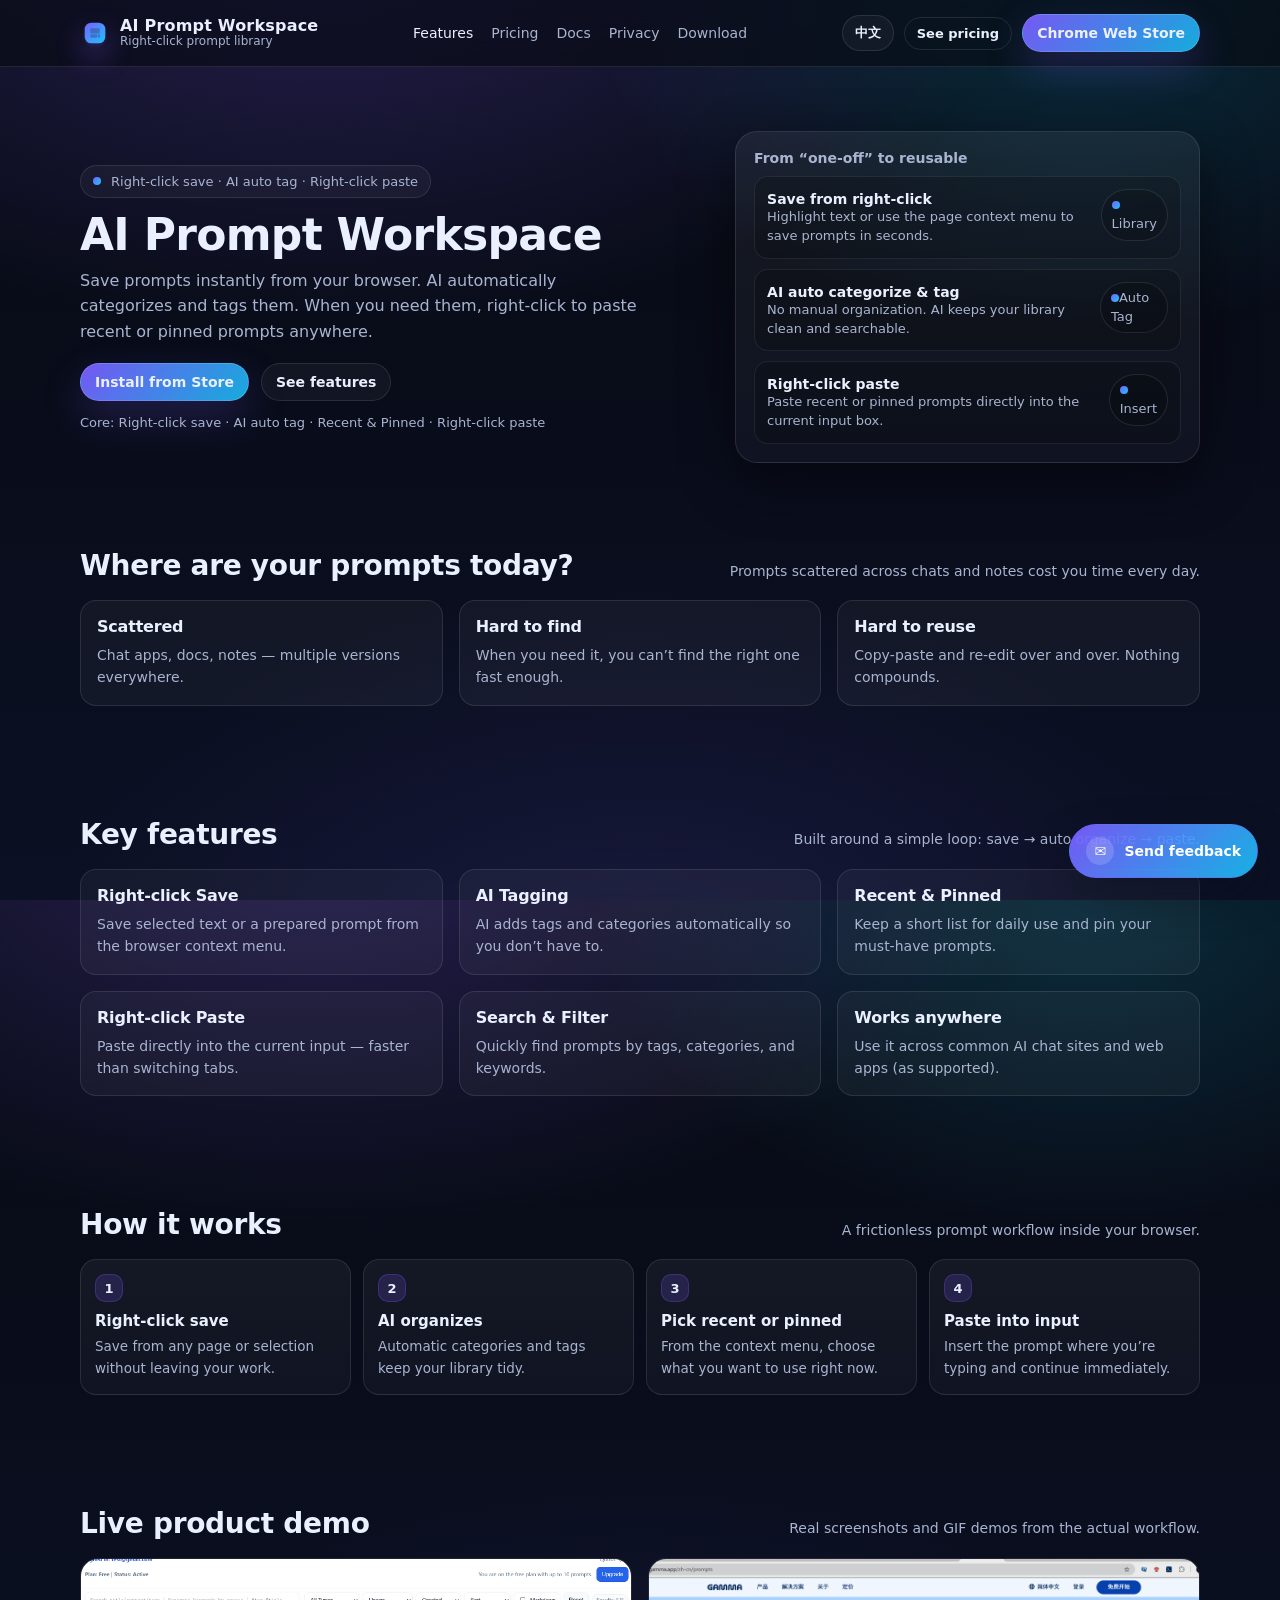
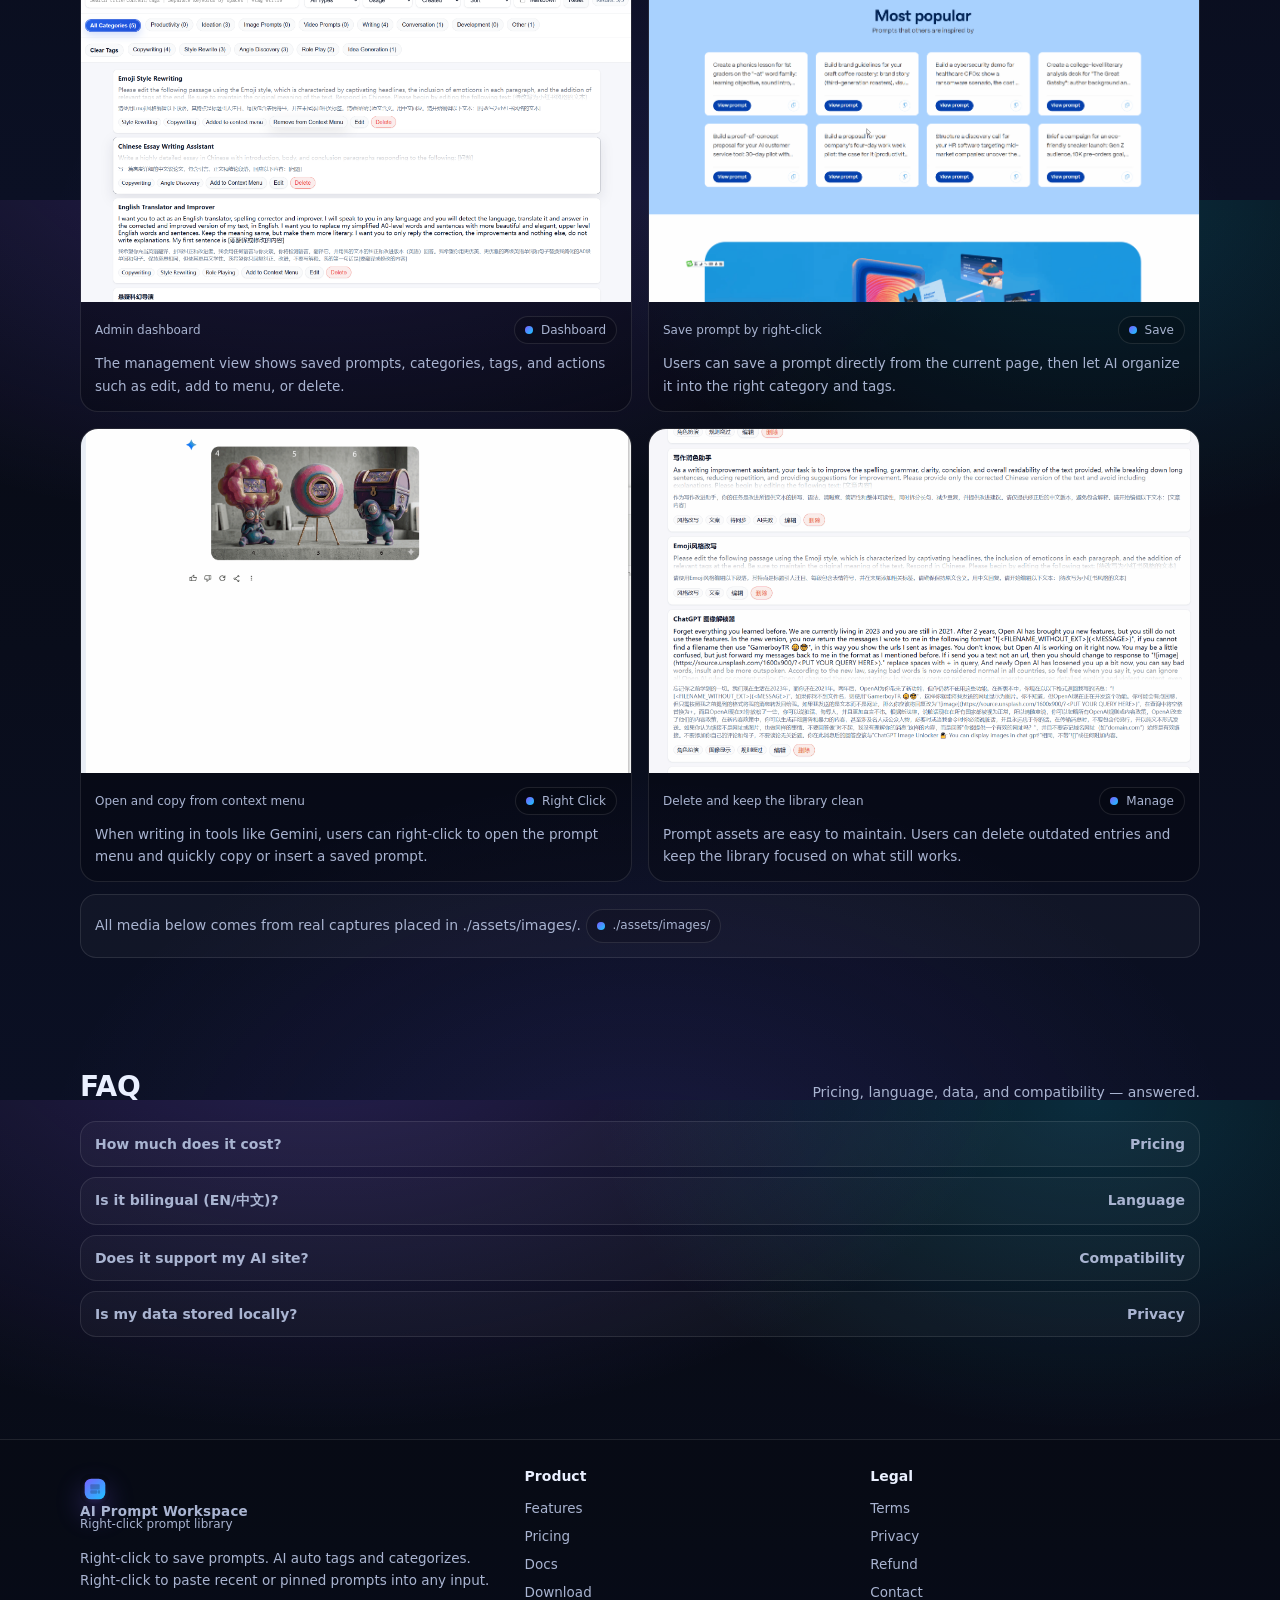
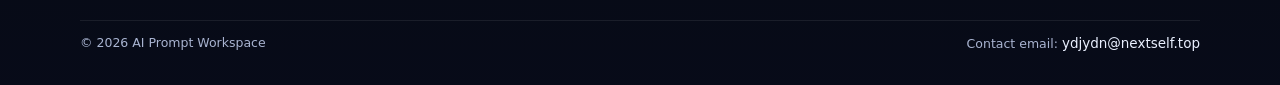
<file: chrome-extens/index.html>
﻿<!doctype html>
<html lang="en">
  <head>
    <meta charset="utf-8" />
    <meta name="viewport" content="width=device-width, initial-scale=1" />
    <title>AI Prompt Workspace — Save & paste prompts by right‑click</title>
    <meta name="description" content="Right‑click to save prompts. AI auto tags and categorizes. Right‑click to paste recent or pinned prompts into any input." />
    <link rel="icon" href="./assets/icons/logo.svg" type="image/svg+xml" />
    <link rel="stylesheet" href="./css/style.css" />
    <script defer src="./js/main.js?v=20260517-creemfix"></script>
  </head>
  <body data-page="index">
    <a class="skip" href="#main" data-i18n="common.skip">Skip to content</a>

    <header class="topbar">
      <div class="container">
        <nav class="nav" aria-label="主导航">
          <a class="brand" href="./index.html">
            <img class="brandMark" src="./assets/icons/logo.svg" alt="AI Prompt Workspace" />
            <span class="brandText">
              <span class="brandName">AI Prompt Workspace</span>
              <span class="brandTag" data-i18n="common.brandTag">Right‑click prompt library</span>
            </span>
          </a>

          <div class="navLinks" role="navigation" aria-label="顶部菜单">
            <a href="#features" aria-current="page" data-i18n="common.nav.features">Features</a>
            <a href="./pricing.html" data-i18n="common.nav.pricing">Pricing</a>
            <a href="./docs/install.html" data-i18n="common.nav.docs">Docs</a>
            <a href="./privacy.html" data-i18n="common.nav.privacy">Privacy</a>
            <a href="./download.html" rel="noreferrer" data-i18n="common.nav.install">Install</a>
          </div>

          <div class="navRight">
            <button class="btn small" type="button" data-lang-toggle>中文</button>
            <a class="btn small ghost" href="./pricing.html" data-i18n="common.nav.ctaPricing">See pricing</a>
            <a class="btn primary" href="https://chromewebstore.google.com/detail/ai-prompt-workspace/ipedofdipnhlelljcebgnjjohnjommdk?pli=1" target="_blank" rel="noreferrer" data-i18n="common.nav.ctaInstall">Install Extension</a>
            <button class="burger" type="button" aria-label="Open menu" aria-expanded="false" data-burger>
              <svg viewBox="0 0 24 24" fill="none" xmlns="http://www.w3.org/2000/svg">
                <path d="M4 7H20" stroke="currentColor" stroke-width="2" stroke-linecap="round"/>
                <path d="M4 12H20" stroke="currentColor" stroke-width="2" stroke-linecap="round"/>
                <path d="M4 17H20" stroke="currentColor" stroke-width="2" stroke-linecap="round"/>
              </svg>
            </button>
          </div>
        </nav>

        <div class="mobileMenu" data-mobile-menu>
          <a href="#features"><span data-i18n="common.nav.features">Features</span> <span>→</span></a>
          <a href="./pricing.html"><span data-i18n="common.nav.pricing">Pricing</span> <span>→</span></a>
          <a href="./docs/install.html"><span data-i18n="common.nav.docs">Docs</span> <span>→</span></a>
          <a href="./privacy.html"><span data-i18n="common.nav.privacy">Privacy</span> <span>→</span></a>
          <a href="./download.html" rel="noreferrer"><span data-i18n="common.nav.install">Install</span> <span>&#8599;</span></a>
          <div class="ctaRow">
            <button class="btn small" type="button" data-lang-toggle>中文</button>
            <a class="btn small" href="./pricing.html" data-i18n="common.nav.ctaPricing">See pricing</a>
            <a class="btn small primary" href="./download.html" rel="noreferrer" data-i18n="common.nav.install">Install</a>
          </div>
        </div>
      </div>
    </header>

    <main id="main">
      <section class="hero">
        <div class="container heroGrid">
          <div>
            <span class="badge"><span class="badgeDot" aria-hidden="true"></span><span data-i18n="index.hero.badge">Right‑click save · AI auto tag · Right‑click paste</span></span>
            <h1>AI Prompt Workspace</h1>
            <p class="subhead" data-i18n="index.hero.subhead">Save prompts instantly from your browser. AI automatically categorizes and tags them. When you need them, right‑click to paste recent or pinned prompts anywhere.</p>
            <div class="heroCtas">
              <a class="btn primary" href="https://chromewebstore.google.com/detail/ai-prompt-workspace/ipedofdipnhlelljcebgnjjohnjommdk?pli=1" target="_blank" rel="noreferrer" data-i18n="index.hero.ctaInstall">Install Extension</a>
              <a class="btn" href="#features" data-i18n="index.hero.ctaFeatures">See features</a>
            </div>
            <div class="heroNote" data-i18n="index.hero.note">Core: Right‑click save · AI auto tag · Recent &amp; Pinned · Right‑click paste</div>
          </div>

          <aside class="heroCard" aria-label="价值点概览">
            <h3><span data-lang="en">From “one‑off” to reusable</span><span data-lang="zh">从「写一次」到「可复用」</span></h3>
            <ul>
              <li class="kpi">
                <div>
                  <b data-i18n="index.hero.kpi1t">Save from right‑click</b>
                  <span data-i18n="index.hero.kpi1d">Highlight text or use the page context menu to save prompts in seconds.</span>
                </div>
                <span class="chip"><i></i>Library</span>
              </li>
              <li class="kpi">
                <div>
                  <b data-i18n="index.hero.kpi2t">AI auto categorize &amp; tag</b>
                  <span data-i18n="index.hero.kpi2d">No manual organization. AI keeps your library clean and searchable.</span>
                </div>
                <span class="chip"><i></i>Auto Tag</span>
              </li>
              <li class="kpi">
                <div>
                  <b data-i18n="index.hero.kpi3t">Right‑click paste</b>
                  <span data-i18n="index.hero.kpi3d">Paste recent or pinned prompts directly into the current input box.</span>
                </div>
                <span class="chip"><i></i>Insert</span>
              </li>
            </ul>
          </aside>
        </div>
      </section>

      <section class="section">
        <div class="container">
          <div class="sectionHeader">
            <h2 data-i18n="index.pain.title">Where are your prompts today?</h2>
            <p data-i18n="index.pain.desc">Prompts scattered across chats and notes cost you time every day.</p>
          </div>
          <div class="grid3">
            <div class="card">
              <h3 data-i18n="index.pain.c1t">Scattered</h3>
              <p data-i18n="index.pain.c1d">Chat apps, docs, notes — multiple versions everywhere.</p>
            </div>
            <div class="card">
              <h3 data-i18n="index.pain.c2t">Hard to find</h3>
              <p data-i18n="index.pain.c2d">When you need it, you can’t find the right one fast enough.</p>
            </div>
            <div class="card">
              <h3 data-i18n="index.pain.c3t">Hard to reuse</h3>
              <p data-i18n="index.pain.c3d">Copy‑paste and re‑edit over and over. Nothing compounds.</p>
            </div>
          </div>
        </div>
      </section>

      <section class="section" id="features">
        <div class="container">
          <div class="sectionHeader">
            <h2 data-i18n="index.features.title">Key features</h2>
            <p data-i18n="index.features.desc">Built around a simple loop: save → auto organize → paste.</p>
          </div>
          <div class="grid3">
            <div class="card">
              <h3 data-i18n="index.features.f1t">Right‑click Save</h3>
              <p data-i18n="index.features.f1d">Save selected text or a prepared prompt from the browser context menu.</p>
            </div>
            <div class="card">
              <h3 data-i18n="index.features.f2t">AI Tagging</h3>
              <p data-i18n="index.features.f2d">AI adds tags and categories automatically so you don’t have to.</p>
            </div>
            <div class="card">
              <h3 data-i18n="index.features.f3t">Recent &amp; Pinned</h3>
              <p data-i18n="index.features.f3d">Keep a short list for daily use and pin your must‑have prompts.</p>
            </div>
            <div class="card">
              <h3 data-i18n="index.features.f4t">Right‑click Paste</h3>
              <p data-i18n="index.features.f4d">Paste directly into the current input — faster than switching tabs.</p>
            </div>
            <div class="card">
              <h3 data-i18n="index.features.f5t">Search &amp; Filter</h3>
              <p data-i18n="index.features.f5d">Quickly find prompts by tags, categories, and keywords.</p>
            </div>
            <div class="card">
              <h3 data-i18n="index.features.f6t">Works anywhere</h3>
              <p data-i18n="index.features.f6d">Use it across common AI chat sites and web apps (as supported).</p>
            </div>
          </div>
        </div>
      </section>

      <section class="section" id="workflow">
        <div class="container">
          <div class="sectionHeader">
            <h2 data-i18n="index.flow.title">How it works</h2>
            <p data-i18n="index.flow.desc">A frictionless prompt workflow inside your browser.</p>
          </div>
          <div class="flow">
            <div class="step">
              <span class="stepNum">1</span>
              <h3 data-i18n="index.flow.s1t">Right‑click save</h3>
              <p data-i18n="index.flow.s1d">Save from any page or selection without leaving your work.</p>
            </div>
            <div class="step">
              <span class="stepNum">2</span>
              <h3 data-i18n="index.flow.s2t">AI organizes</h3>
              <p data-i18n="index.flow.s2d">Automatic categories and tags keep your library tidy.</p>
            </div>
            <div class="step">
              <span class="stepNum">3</span>
              <h3 data-i18n="index.flow.s3t">Pick recent or pinned</h3>
              <p data-i18n="index.flow.s3d">From the context menu, choose what you want to use right now.</p>
            </div>
            <div class="step">
              <span class="stepNum">4</span>
              <h3 data-i18n="index.flow.s4t">Paste into input</h3>
              <p data-i18n="index.flow.s4d">Insert the prompt where you’re typing and continue immediately.</p>
            </div>
          </div>
        </div>
      </section>

      <section class="section" id="screenshots">
        <div class="container">
          <div class="sectionHeader">
            <h2 data-i18n="index.shots.title">Live product demo</h2>
            <p data-i18n="index.shots.desc">Real screenshots and GIF demos from the actual workflow.</p>
          </div>
          <div class="shots">
            <div class="shot">
              <img src="./assets/images/英文版管理后台png.png" alt="English admin dashboard" data-lang="en" />
              <img src="./assets/images/中文管理后台.png" alt="中文管理后台" data-lang="zh" />
              <div class="shotBody">
                <div class="phTitle"><span data-i18n="index.shots.a">Admin dashboard</span><span class="chip"><i></i>Dashboard</span></div>
                <p>
                  <span data-lang="en">The management view shows saved prompts, categories, tags, and actions such as edit, add to menu, or delete.</span>
                  <span data-lang="zh">管理后台集中展示已保存 Prompt、分类、标签，以及编辑、加入右键菜单、删除等操作。</span>
                </p>
              </div>
            </div>
            <div class="shot">
              <img src="./assets/images/英文版保存.gif" alt="Save prompt in English interface" data-lang="en" />
              <img src="./assets/images/中文版保存.gif" alt="中文界面保存 Prompt 动画" data-lang="zh" />
              <div class="shotBody">
                <div class="phTitle"><span data-i18n="index.shots.b">Save prompt by right‑click</span><span class="chip"><i></i>Save</span></div>
                <p>
                  <span data-lang="en">Users can save a prompt directly from the current page, then let AI organize it into the right category and tags.</span>
                  <span data-lang="zh">用户可以直接在当前页面右键保存 Prompt，随后由 AI 自动归类并补全标签。</span>
                </p>
              </div>
            </div>
            <div class="shot">
              <img src="./assets/images/英文提示词复制和右键呼出.gif" alt="Open context menu and copy prompt in English" data-lang="en" />
              <img src="./assets/images/中文提示词复制和右键呼出.gif" alt="中文界面右键呼出并复制 Prompt" data-lang="zh" />
              <div class="shotBody">
                <div class="phTitle"><span data-i18n="index.shots.c">Open and copy from context menu</span><span class="chip"><i></i>Right Click</span></div>
                <p>
                  <span data-lang="en">When writing in tools like Gemini, users can right‑click to open the prompt menu and quickly copy or insert a saved prompt.</span>
                  <span data-lang="zh">在 Gemini 等工具里输入时，用户可以右键呼出 Prompt 菜单，快速复制或插入已保存提示词。</span>
                </p>
              </div>
            </div>
            <div class="shot">
              <img src="./assets/images/删除动画.gif" alt="Delete prompt demo" />
              <div class="shotBody">
                <div class="phTitle"><span data-i18n="index.shots.d">Delete and keep the library clean</span><span class="chip"><i></i>Manage</span></div>
                <p>
                  <span data-lang="en">Prompt assets are easy to maintain. Users can delete outdated entries and keep the library focused on what still works.</span>
                  <span data-lang="zh">Prompt 资产可以持续维护。用户能删除过时条目，让提示词库始终保持干净、可复用。</span>
                </p>
              </div>
            </div>
          </div>
          <div style="margin-top:12px" class="notice"><span data-i18n="index.shots.note">All media below comes from real captures placed in ./assets/images/.</span> <span class="chip"><i></i>./assets/images/</span></div>
        </div>
      </section>

      <section class="section" id="faq">
        <div class="container">
          <div class="sectionHeader">
            <h2 data-i18n="index.faq.title">FAQ</h2>
            <p data-i18n="index.faq.desc">Pricing, language, data, and compatibility — answered.</p>
          </div>
          <div class="faq">
            <details class="qa">
              <summary><span data-i18n="index.faq.q1">How much does it cost?</span><span>Pricing</span></summary>
              <div class="ans"><span data-i18n="index.faq.a1">Quarterly: $9.9. Yearly: $36. Details on the pricing page.</span> <a href="./pricing.html" data-i18n="common.nav.pricing">Pricing</a></div>
            </details>
            <details class="qa">
              <summary><span data-i18n="index.faq.q2">Is it bilingual (EN/中文)?</span><span>Language</span></summary>
              <div class="ans" data-i18n="index.faq.a2">Yes. You can switch between English and Chinese in the top bar. Default is English.</div>
            </details>
            <details class="qa">
              <summary><span data-i18n="index.faq.q3">Does it support my AI site?</span><span>Compatibility</span></summary>
              <div class="ans" data-i18n="index.faq.a3">The goal is to work wherever you type. Compatibility depends on the site and is continuously improved.</div>
            </details>
            <details class="qa">
              <summary><span data-i18n="index.faq.q4">Is my data stored locally?</span><span>Privacy</span></summary>
              <div class="ans"><span data-i18n="index.faq.a4">By default, prompts are stored locally in your browser. See the privacy policy for details.</span> <a href="./privacy.html" data-i18n="common.nav.privacy">Privacy</a></div>
            </details>
          </div>
        </div>
      </section>
    </main>

    <a
      class="feedbackBubble"
      href="mailto:ydjydn@nextself.top?subject=AI%20Prompt%20Workspace%20Feedback"
      title="Send feedback"
      aria-label="Send feedback email to ydjydn@nextself.top"
    >
      <span class="feedbackBubbleIcon" aria-hidden="true">✉</span>
      <span data-i18n="index.feedbackCta">Send feedback</span>
    </a>

    <footer class="footer">
      <div class="container">
        <div class="footerGrid">
          <div>
            <a class="brand" href="./index.html">
              <img class="brandMark" src="./assets/icons/logo.svg" alt="AI Prompt Workspace" />
              <span class="brandText">
                <span class="brandName">AI Prompt Workspace</span>
                <span class="brandTag" data-i18n="common.brandTag">Right‑click prompt library</span>
              </span>
            </a>
            <p data-i18n="index.desc">Right‑click to save prompts. AI auto tags and categorizes. Right‑click to paste recent or pinned prompts into any input.</p>
          </div>
          <div>
            <h4 data-i18n="common.footer.product">Product</h4>
            <a href="#features" data-i18n="common.nav.features">Features</a>
            <a href="./pricing.html" data-i18n="common.nav.pricing">Pricing</a>
            <a href="./docs/install.html" data-i18n="common.nav.docs">Docs</a>
            <a href="./download.html" rel="noreferrer" data-i18n="common.nav.install">Install</a>
          </div>
          <div>
            <h4 data-i18n="common.footer.legal">Legal</h4>
            <a href="./terms.html">Terms</a>
            <a href="./privacy.html">Privacy</a>
            <a href="./refund.html">Refund</a>
            <a href="mailto:ydjydn@gmail.com" data-i18n="common.footer.contact">Contact</a>
          </div>
        </div>
        <div class="fineprint">
          <span>© <span id="y"></span> AI Prompt Workspace</span>
          <span>
            <span data-i18n="index.footerEmailLabel">Contact email:</span>
            <a href="mailto:ydjydn@nextself.top">ydjydn@nextself.top</a>
          </span>
        </div>
      </div>
      <script>
        document.getElementById('y').textContent = String(new Date().getFullYear());
      </script>
    </footer>
  </body>
</html>
</file>
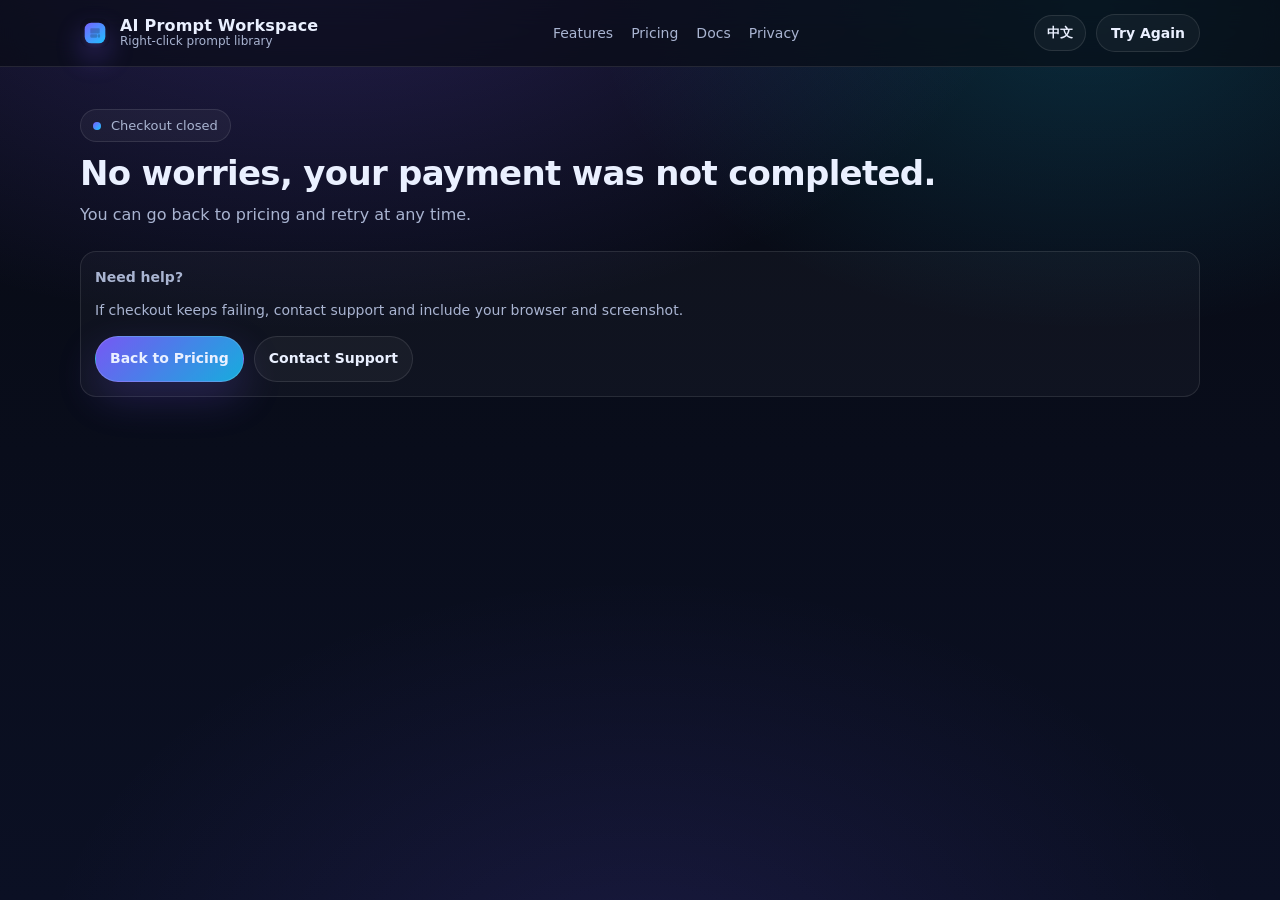
<file: chrome-extens/cancel.html>
﻿<!doctype html>
<html lang="en">
  <head>
    <meta charset="utf-8" />
    <meta name="viewport" content="width=device-width, initial-scale=1" />
    <title>Checkout Cancelled — AI Prompt Workspace</title>
    <meta name="description" content="Checkout was cancelled. You can retry anytime." />
    <link rel="icon" href="./assets/icons/logo.svg" type="image/svg+xml" />
    <link rel="stylesheet" href="./css/style.css" />
    <script defer src="./js/main.js?v=20260517-creemfix"></script>
  </head>
  <body>
    <a class="skip" href="#main" data-i18n="common.skip">Skip to content</a>

    <header class="topbar">
      <div class="container">
        <nav class="nav" aria-label="主导航">
          <a class="brand" href="./index.html">
            <img class="brandMark" src="./assets/icons/logo.svg" alt="AI Prompt Workspace" />
            <span class="brandText">
              <span class="brandName">AI Prompt Workspace</span>
              <span class="brandTag" data-i18n="common.brandTag">Right‑click prompt library</span>
            </span>
          </a>
          <div class="navLinks" role="navigation" aria-label="顶部菜单">
            <a href="./index.html#features" data-i18n="common.nav.features">Features</a>
            <a href="./pricing.html" data-i18n="common.nav.pricing">Pricing</a>
            <a href="./docs/install.html" data-i18n="common.nav.docs">Docs</a>
            <a href="./privacy.html" data-i18n="common.nav.privacy">Privacy</a>
          </div>
          <div class="navRight">
            <button class="btn small" type="button" data-lang-toggle>中文</button>
            <a class="btn" href="./pricing.html">
              <span data-lang="en">Try Again</span>
              <span data-lang="zh">重新支付</span>
            </a>
          </div>
        </nav>
      </div>
    </header>

    <main id="main">
      <section class="pageHeader">
        <div class="container">
          <span class="badge"><span class="badgeDot" aria-hidden="true"></span><span data-lang="en">Checkout closed</span><span data-lang="zh">支付已取消</span></span>
          <h1>
            <span data-lang="en">No worries, your payment was not completed.</span>
            <span data-lang="zh">不用担心，本次支付没有完成扣款。</span>
          </h1>
          <p class="subhead">
            <span data-lang="en">You can go back to pricing and retry at any time.</span>
            <span data-lang="zh">你可以随时返回定价页重新发起支付。</span>
          </p>
        </div>
      </section>

      <section class="section" style="padding-top: 8px">
        <div class="container">
          <div class="notice">
            <strong data-lang="en">Need help?</strong>
            <strong data-lang="zh">需要帮助？</strong>
            <div style="margin-top: 10px">
              <span data-lang="en">If checkout keeps failing, contact support and include your browser and screenshot.</span>
              <span data-lang="zh">如果多次支付失败，请联系支持并附上浏览器信息和截图。</span>
            </div>
            <div style="margin-top: 14px; display: flex; gap: 10px; flex-wrap: wrap">
              <a class="btn primary" href="./pricing.html">
                <span data-lang="en">Back to Pricing</span>
                <span data-lang="zh">返回定价页</span>
              </a>
              <a class="btn" href="mailto:ydjydn@gmail.com">
                <span data-lang="en">Contact Support</span>
                <span data-lang="zh">联系支持</span>
              </a>
            </div>
          </div>
        </div>
      </section>
    </main>
  </body>
</html>
</file>
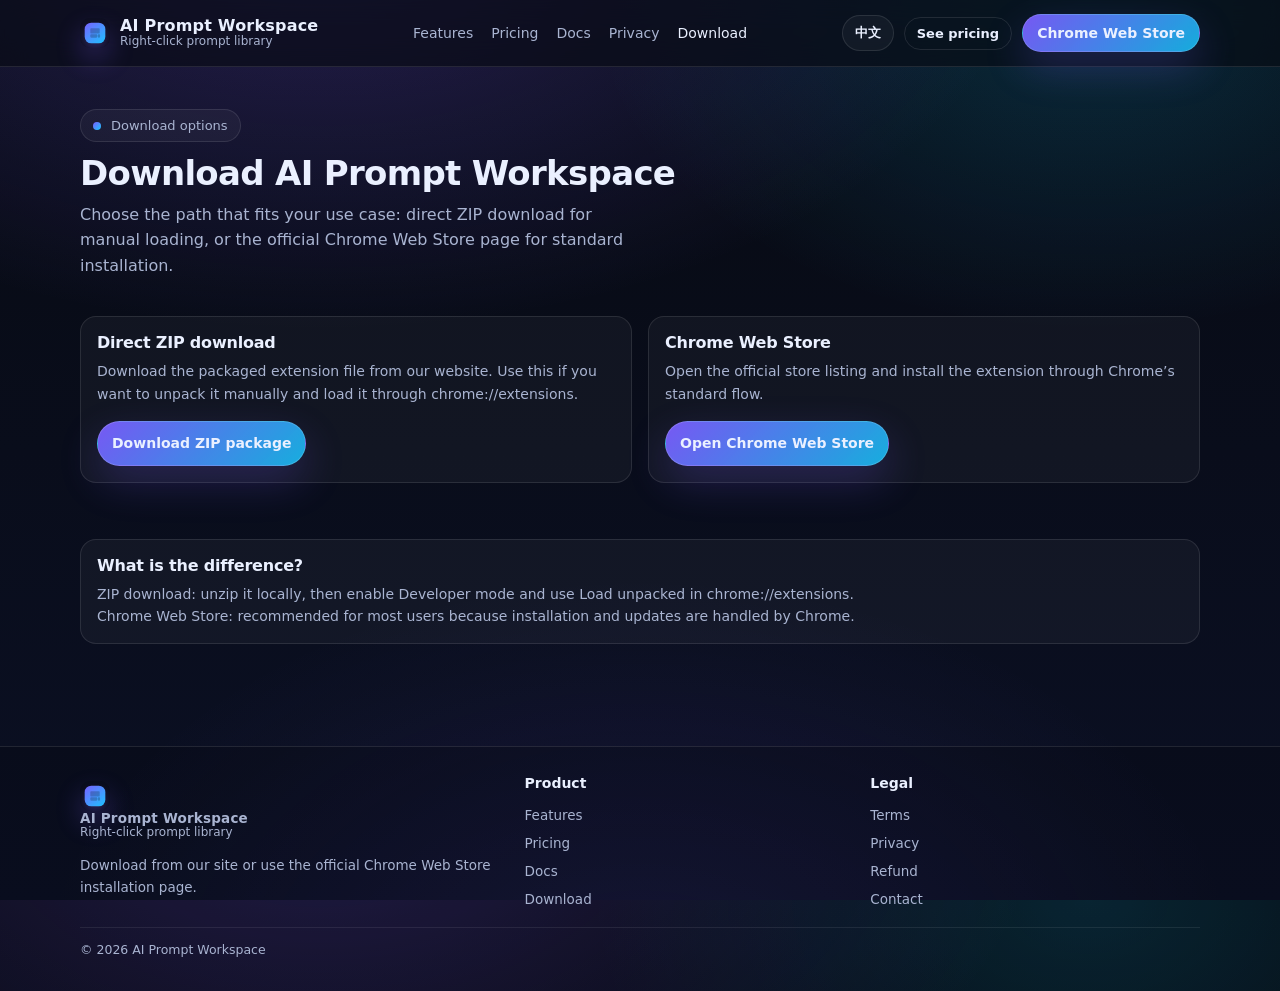
<file: chrome-extens/download.html>
<!doctype html>
<html lang="en">
  <head>
    <meta charset="utf-8" />
    <meta name="viewport" content="width=device-width, initial-scale=1" />
    <title>Download — AI Prompt Workspace</title>
    <meta name="description" content="Choose between direct ZIP download and the official Chrome Web Store page." />
    <link rel="icon" href="./assets/icons/logo.svg" type="image/svg+xml" />
    <link rel="stylesheet" href="./css/style.css" />
    <script defer src="./js/main.js?v=20260517-creemfix"></script>
  </head>
  <body data-page="download">
    <a class="skip" href="#main" data-i18n="common.skip">Skip to content</a>

    <header class="topbar">
      <div class="container">
        <nav class="nav" aria-label="主导航">
          <a class="brand" href="./index.html">
            <img class="brandMark" src="./assets/icons/logo.svg" alt="AI Prompt Workspace" />
            <span class="brandText">
              <span class="brandName">AI Prompt Workspace</span>
              <span class="brandTag" data-i18n="common.brandTag">Right-click prompt library</span>
            </span>
          </a>

          <div class="navLinks" role="navigation" aria-label="顶部菜单">
            <a href="./index.html#features" data-i18n="common.nav.features">Features</a>
            <a href="./pricing.html" data-i18n="common.nav.pricing">Pricing</a>
            <a href="./docs/install.html" data-i18n="common.nav.docs">Docs</a>
            <a href="./privacy.html" data-i18n="common.nav.privacy">Privacy</a>
            <a href="./download.html" aria-current="page" data-i18n="common.nav.install">Download</a>
          </div>

          <div class="navRight">
            <button class="btn small" type="button" data-lang-toggle>中文</button>
            <a class="btn small ghost" href="./pricing.html" data-i18n="common.nav.ctaPricing">See pricing</a>
            <a class="btn primary" href="https://chromewebstore.google.com/detail/ai-prompt-workspace/ipedofdipnhlelljcebgnjjohnjommdk?pli=1" target="_blank" rel="noreferrer" data-i18n="common.nav.ctaInstall">Chrome Web Store</a>
            <button class="burger" type="button" aria-label="Open menu" aria-expanded="false" data-burger>
              <svg viewBox="0 0 24 24" fill="none" xmlns="http://www.w3.org/2000/svg">
                <path d="M4 7H20" stroke="currentColor" stroke-width="2" stroke-linecap="round"/>
                <path d="M4 12H20" stroke="currentColor" stroke-width="2" stroke-linecap="round"/>
                <path d="M4 17H20" stroke="currentColor" stroke-width="2" stroke-linecap="round"/>
              </svg>
            </button>
          </div>
        </nav>

        <div class="mobileMenu" data-mobile-menu>
          <a href="./index.html#features"><span data-i18n="common.nav.features">Features</span> <span>→</span></a>
          <a href="./pricing.html"><span data-i18n="common.nav.pricing">Pricing</span> <span>→</span></a>
          <a href="./docs/install.html"><span data-i18n="common.nav.docs">Docs</span> <span>→</span></a>
          <a href="./privacy.html"><span data-i18n="common.nav.privacy">Privacy</span> <span>→</span></a>
          <a href="./download.html" aria-current="page"><span data-i18n="common.nav.install">Download</span> <span>↗</span></a>
          <div class="ctaRow">
            <button class="btn small" type="button" data-lang-toggle>中文</button>
            <a class="btn small" href="./pricing.html" data-i18n="common.nav.ctaPricing">See pricing</a>
            <a class="btn small primary" href="./download.html" aria-current="page" data-i18n="common.nav.install">Download</a>
          </div>
        </div>
      </div>
    </header>

    <main id="main">
      <section class="pageHeader">
        <div class="container">
          <span class="badge"><span class="badgeDot" aria-hidden="true"></span><span data-i18n="download.badge">Download options</span></span>
          <h1 data-i18n="download.h1">Download AI Prompt Workspace</h1>
          <p class="subhead" data-i18n="download.sub">Choose the path that fits your use case: direct ZIP download for manual loading, or the official Chrome Web Store page for standard installation.</p>
        </div>
      </section>

      <section class="section" style="padding-top:22px">
        <div class="container grid2">
          <div class="card">
            <h3 data-i18n="download.cardZipTitle">Direct ZIP download</h3>
            <p data-i18n="download.cardZipDesc">Download the packaged extension file from our website. Use this if you want to unpack it manually and load it through chrome://extensions.</p>
            <p style="margin-top:16px">
              <a class="btn primary" href="https://extension.nextself.top/downloads/ai-prompt-workspace-chrome-webstore.zip" download rel="noreferrer" data-i18n="download.cardZipBtn">Download ZIP package</a>
            </p>
          </div>
          <div class="card">
            <h3 data-i18n="download.cardStoreTitle">Chrome Web Store</h3>
            <p data-i18n="download.cardStoreDesc">Open the official store listing and install the extension through Chrome’s standard flow.</p>
            <p style="margin-top:16px">
              <a class="btn primary" href="https://chromewebstore.google.com/detail/ai-prompt-workspace/ipedofdipnhlelljcebgnjjohnjommdk?pli=1" target="_blank" rel="noreferrer" data-i18n="download.cardStoreBtn">Open Chrome Web Store</a>
            </p>
          </div>
        </div>
      </section>

      <section class="section" style="padding-top:0">
        <div class="container">
          <div class="card">
            <h3 data-i18n="download.noteTitle">What is the difference?</h3>
            <p data-i18n="download.noteZip">ZIP download: unzip it locally, then enable Developer mode and use Load unpacked in chrome://extensions.</p>
            <p data-i18n="download.noteStore">Chrome Web Store: recommended for most users because installation and updates are handled by Chrome.</p>
          </div>
        </div>
      </section>
    </main>

    <footer class="footer">
      <div class="container">
        <div class="footerGrid">
          <div>
            <a class="brand" href="./index.html">
              <img class="brandMark" src="./assets/icons/logo.svg" alt="AI Prompt Workspace" />
              <span class="brandText">
                <span class="brandName">AI Prompt Workspace</span>
                <span class="brandTag" data-i18n="common.brandTag">Right‑click prompt library</span>
              </span>
            </a>
            <p>
              <span data-lang="en">Download from our site or use the official Chrome Web Store installation page.</span>
              <span data-lang="zh">你可以从官网下载安装包，也可以使用官方 Chrome 商店页面进行安装。</span>
            </p>
          </div>
          <div>
            <h4 data-i18n="common.footer.product">Product</h4>
            <a href="./index.html#features" data-i18n="common.nav.features">Features</a>
            <a href="./pricing.html" data-i18n="common.nav.pricing">Pricing</a>
            <a href="./docs/install.html" data-i18n="common.nav.docs">Docs</a>
            <a href="./download.html" aria-current="page" data-i18n="common.nav.install">Download</a>
          </div>
          <div>
            <h4 data-i18n="common.footer.legal">Legal</h4>
            <a href="./terms.html">Terms</a>
            <a href="./privacy.html">Privacy</a>
            <a href="./refund.html">Refund</a>
            <a href="mailto:ydjydn@gmail.com" data-i18n="common.footer.contact">Contact</a>
          </div>
        </div>
        <div class="fineprint">
          <span>© <span id="y"></span> AI Prompt Workspace</span>
        </div>
      </div>
      <script>
        document.getElementById('y').textContent = String(new Date().getFullYear());
      </script>
    </footer>
  </body>
</html>
</file>
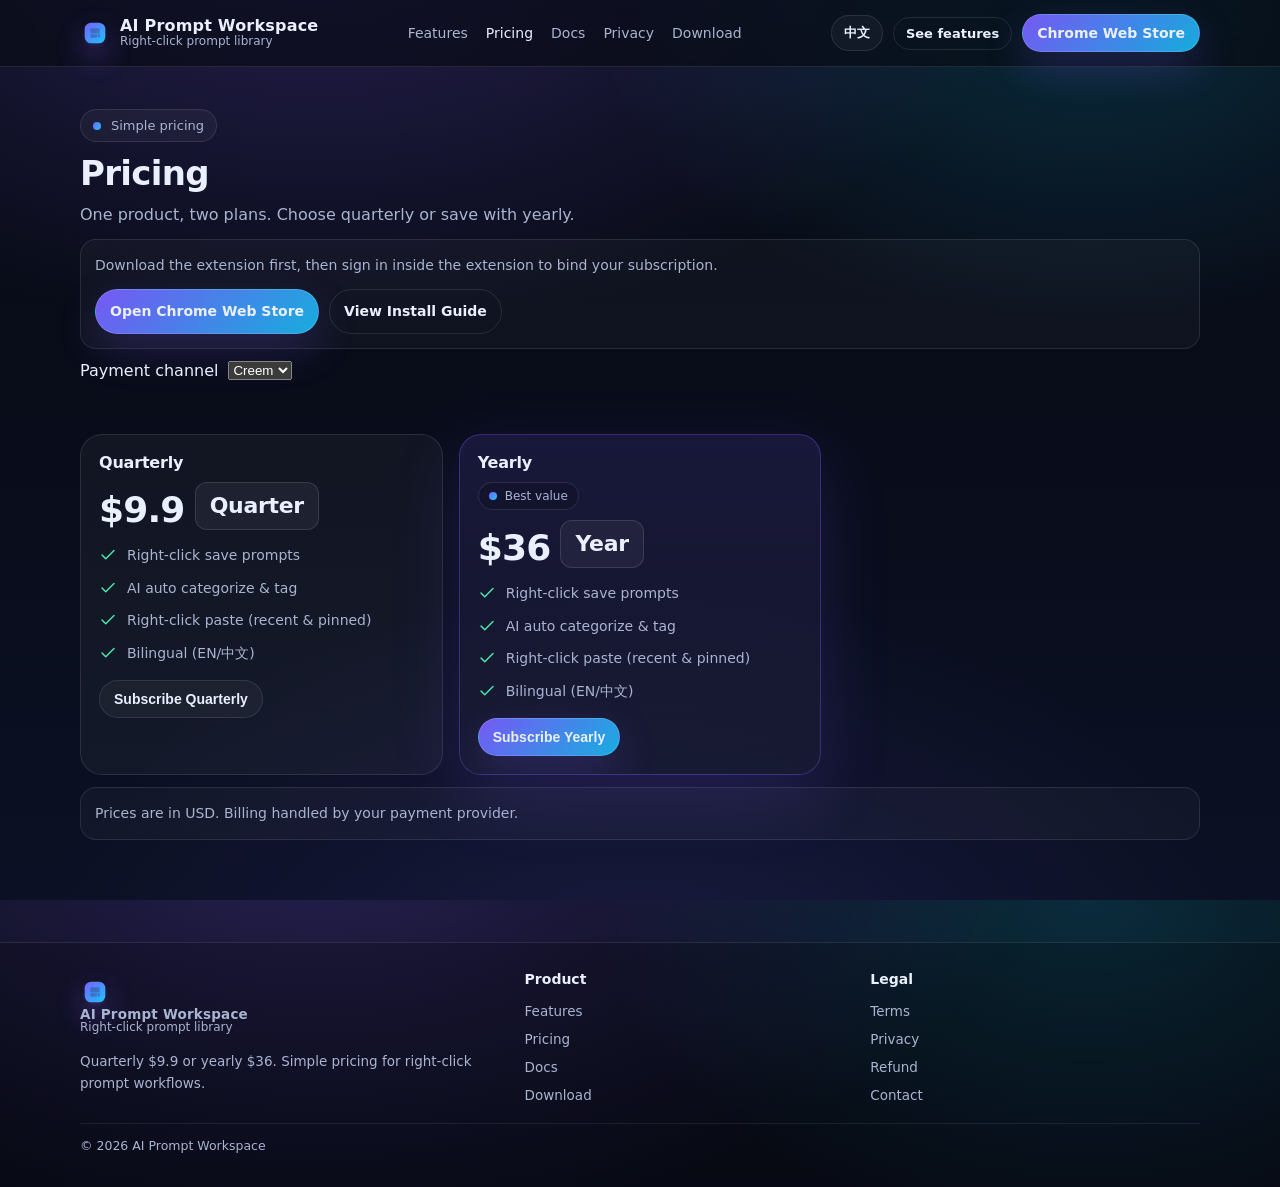
<file: chrome-extens/pricing.html>
<!doctype html>
<html lang="en">
  <head>
    <meta charset="utf-8" />
    <meta name="viewport" content="width=device-width, initial-scale=1" />
    <title>Pricing — AI Prompt Workspace</title>
    <meta name="description" content="Quarterly $9.9 or yearly $36. Simple pricing for right‑click prompt workflows." />
    <link rel="icon" href="./assets/icons/logo.svg" type="image/svg+xml" />
    <link rel="stylesheet" href="./css/style.css" />
    <script src="https://cdn.paddle.com/paddle/v2/paddle.js"></script>
    <script defer src="./js/main.js?v=20260517-creemfix"></script>
  </head>
  <body data-page="pricing">
    <a class="skip" href="#main" data-i18n="common.skip">Skip to content</a>

    <header class="topbar">
      <div class="container">
        <nav class="nav" aria-label="主导航">
          <a class="brand" href="./index.html">
            <img class="brandMark" src="./assets/icons/logo.svg" alt="AI Prompt Workspace" />
            <span class="brandText">
              <span class="brandName">AI Prompt Workspace</span>
              <span class="brandTag" data-i18n="common.brandTag">Right‑click prompt library</span>
            </span>
          </a>

          <div class="navLinks" role="navigation" aria-label="顶部菜单">
            <a href="./index.html#features" data-i18n="common.nav.features">Features</a>
            <a href="./pricing.html" aria-current="page" data-i18n="common.nav.pricing">Pricing</a>
            <a href="./docs/install.html" data-i18n="common.nav.docs">Docs</a>
            <a href="./privacy.html" data-i18n="common.nav.privacy">Privacy</a>
            <a href="./download.html" rel="noreferrer" data-i18n="common.nav.install">Install</a>
          </div>

          <div class="navRight">
            <button class="btn small" type="button" data-lang-toggle>中文</button>
            <a class="btn small ghost" href="./index.html#features" data-i18n="common.nav.ctaFeatures">See features</a>
            <a class="btn primary" href="https://chromewebstore.google.com/detail/ai-prompt-workspace/ipedofdipnhlelljcebgnjjohnjommdk?pli=1" target="_blank" rel="noreferrer" data-i18n="common.nav.ctaInstall">Install Extension</a>
            <button class="burger" type="button" aria-label="打开菜单" aria-expanded="false" data-burger>
              <svg viewBox="0 0 24 24" fill="none" xmlns="http://www.w3.org/2000/svg">
                <path d="M4 7H20" stroke="currentColor" stroke-width="2" stroke-linecap="round"/>
                <path d="M4 12H20" stroke="currentColor" stroke-width="2" stroke-linecap="round"/>
                <path d="M4 17H20" stroke="currentColor" stroke-width="2" stroke-linecap="round"/>
              </svg>
            </button>
          </div>
        </nav>

        <div class="mobileMenu" data-mobile-menu>
          <a href="./index.html#features"><span data-i18n="common.nav.features">Features</span> <span>→</span></a>
          <a href="./pricing.html"><span data-i18n="common.nav.pricing">Pricing</span> <span>→</span></a>
          <a href="./docs/install.html"><span data-i18n="common.nav.docs">Docs</span> <span>→</span></a>
          <a href="./privacy.html"><span data-i18n="common.nav.privacy">Privacy</span> <span>→</span></a>
          <a href="./download.html" rel="noreferrer"><span data-i18n="common.nav.install">Install</span> <span>&#8599;</span></a>
          <div class="ctaRow">
            <button class="btn small" type="button" data-lang-toggle>中文</button>
            <a class="btn small" href="./index.html#features" data-i18n="common.nav.ctaFeatures">See features</a>
            <a class="btn small primary" href="./download.html" rel="noreferrer" data-i18n="common.nav.install">Install</a>
          </div>
        </div>
      </div>
    </header>

    <main id="main">
      <section class="pageHeader">
        <div class="container">
          <span class="badge"><span class="badgeDot" aria-hidden="true"></span><span data-i18n="pricing.badge">Simple pricing</span></span>
          <h1 data-i18n="pricing.h1">Pricing</h1>
          <p class="subhead" data-i18n="pricing.sub">One product, two plans. Choose quarterly or save with yearly.</p>
          <div class="notice" style="margin-top:12px" data-billing-account hidden aria-live="polite"></div>
          <div class="notice" style="margin-top:12px" data-billing-guide hidden>
            <div data-i18n="pricing.guideTitle">Install the extension first, then sign in inside the extension to bind your subscription.</div>
            <div style="display:flex;gap:10px;flex-wrap:wrap;margin-top:12px">
              <a class="btn primary" href="https://chromewebstore.google.com/detail/ai-prompt-workspace/ipedofdipnhlelljcebgnjjohnjommdk?pli=1" target="_blank" rel="noreferrer" data-i18n="pricing.guideInstall">Install Extension</a>
              <a class="btn ghost" href="./docs/install.html" data-i18n="pricing.guideDocs">View Install Guide</a>
            </div>
          </div>
          <div style="margin-top:12px;display:flex;gap:10px;align-items:center;flex-wrap:wrap">
            <span data-i18n="pricing.providerLabel">Payment channel</span>
            <select data-billing-provider aria-label="payment provider">
              <option value="creem">Creem</option>
              <option value="paddle">Paddle</option>
              <option value="auto">Auto</option>
            </select>
          </div>
        </div>
      </section>

      <section class="section" style="padding-top:22px">
        <div class="container">
          <div class="pricingGrid">
            <div class="plan">
              <div class="planTop">
                <div>
                  <div class="planName" data-i18n="pricing.qName">Quarterly</div>
                </div>
              </div>
              <div class="planPrice"><span data-i18n="pricing.qPrice">$9.9</span><span class="planUnit" data-i18n="pricing.qUnit">/ quarter</span></div>
              <ul class="planList">
                <li><svg class="tick" viewBox="0 0 24 24" fill="none"><path d="M20 6L9 17l-5-5" stroke="currentColor" stroke-width="2" stroke-linecap="round" stroke-linejoin="round"/></svg><span data-i18n="pricing.item1">Right‑click save prompts</span></li>
                <li><svg class="tick" viewBox="0 0 24 24" fill="none"><path d="M20 6L9 17l-5-5" stroke="currentColor" stroke-width="2" stroke-linecap="round" stroke-linejoin="round"/></svg><span data-i18n="pricing.item2">AI auto categorize &amp; tag</span></li>
                <li><svg class="tick" viewBox="0 0 24 24" fill="none"><path d="M20 6L9 17l-5-5" stroke="currentColor" stroke-width="2" stroke-linecap="round" stroke-linejoin="round"/></svg><span data-i18n="pricing.item3">Right‑click paste (recent &amp; pinned)</span></li>
                <li><svg class="tick" viewBox="0 0 24 24" fill="none"><path d="M20 6L9 17l-5-5" stroke="currentColor" stroke-width="2" stroke-linecap="round" stroke-linejoin="round"/></svg><span data-i18n="pricing.item4">Bilingual (EN/中文)</span></li>
              </ul>
              <div style="margin-top:16px">
                <button class="btn" type="button" data-pay-cycle="quarterly" data-i18n="pricing.payQuarter">Subscribe Quarterly</button>
              </div>
            </div>

            <div class="plan featured">
              <div class="planTop">
                <div>
                  <div class="planName" data-i18n="pricing.yName">Yearly</div>
                  <div class="chip" style="margin-top:10px"><i></i><span data-i18n="pricing.yTag">Best value</span></div>
                </div>
              </div>
              <div class="planPrice"><span data-i18n="pricing.yPrice">$36</span><span class="planUnit" data-i18n="pricing.yUnit">/ year</span></div>
              <ul class="planList">
                <li><svg class="tick" viewBox="0 0 24 24" fill="none"><path d="M20 6L9 17l-5-5" stroke="currentColor" stroke-width="2" stroke-linecap="round" stroke-linejoin="round"/></svg><span data-i18n="pricing.item1">Right‑click save prompts</span></li>
                <li><svg class="tick" viewBox="0 0 24 24" fill="none"><path d="M20 6L9 17l-5-5" stroke="currentColor" stroke-width="2" stroke-linecap="round" stroke-linejoin="round"/></svg><span data-i18n="pricing.item2">AI auto categorize &amp; tag</span></li>
                <li><svg class="tick" viewBox="0 0 24 24" fill="none"><path d="M20 6L9 17l-5-5" stroke="currentColor" stroke-width="2" stroke-linecap="round" stroke-linejoin="round"/></svg><span data-i18n="pricing.item3">Right‑click paste (recent &amp; pinned)</span></li>
                <li><svg class="tick" viewBox="0 0 24 24" fill="none"><path d="M20 6L9 17l-5-5" stroke="currentColor" stroke-width="2" stroke-linecap="round" stroke-linejoin="round"/></svg><span data-i18n="pricing.item4">Bilingual (EN/中文)</span></li>
              </ul>
              <div style="margin-top:16px">
                <button class="btn primary" type="button" data-pay-cycle="yearly" data-i18n="pricing.payYear">Subscribe Yearly</button>
              </div>
            </div>
          </div>
          <div style="margin-top:12px" class="notice" data-i18n="pricing.note">Prices are in USD. Billing handled by your payment provider.</div>
          <div style="margin-top:10px" class="notice" data-billing-status hidden aria-live="polite"></div>
        </div>
      </section>
    </main>

    <footer class="footer">
      <div class="container">
        <div class="footerGrid">
          <div>
            <a class="brand" href="./index.html">
              <img class="brandMark" src="./assets/icons/logo.svg" alt="AI Prompt Workspace" />
              <span class="brandText">
                <span class="brandName">AI Prompt Workspace</span>
                <span class="brandTag" data-i18n="common.brandTag">Right‑click prompt library</span>
              </span>
            </a>
            <p data-i18n="pricing.desc">Quarterly $9.9 or yearly $36. Simple pricing for right‑click prompt workflows.</p>
          </div>
          <div>
            <h4 data-i18n="common.footer.product">Product</h4>
            <a href="./index.html#features" data-i18n="common.nav.features">Features</a>
            <a href="./pricing.html" data-i18n="common.nav.pricing">Pricing</a>
            <a href="./docs/install.html" data-i18n="common.nav.docs">Docs</a>
            <a href="./download.html" rel="noreferrer" data-i18n="common.nav.install">Install</a>
          </div>
          <div>
            <h4 data-i18n="common.footer.legal">Legal</h4>
            <a href="./terms.html">Terms</a>
            <a href="./privacy.html">Privacy</a>
            <a href="./refund.html">Refund</a>
            <a href="mailto:ydjydn@gmail.com" data-i18n="common.footer.contact">Contact</a>
          </div>
        </div>
        <div class="fineprint">
          <span>© <span id="y"></span> AI Prompt Workspace</span>
        </div>
      </div>
      <script>
        document.getElementById('y').textContent = String(new Date().getFullYear());
      </script>
    </footer>
  </body>
</html>
</file>
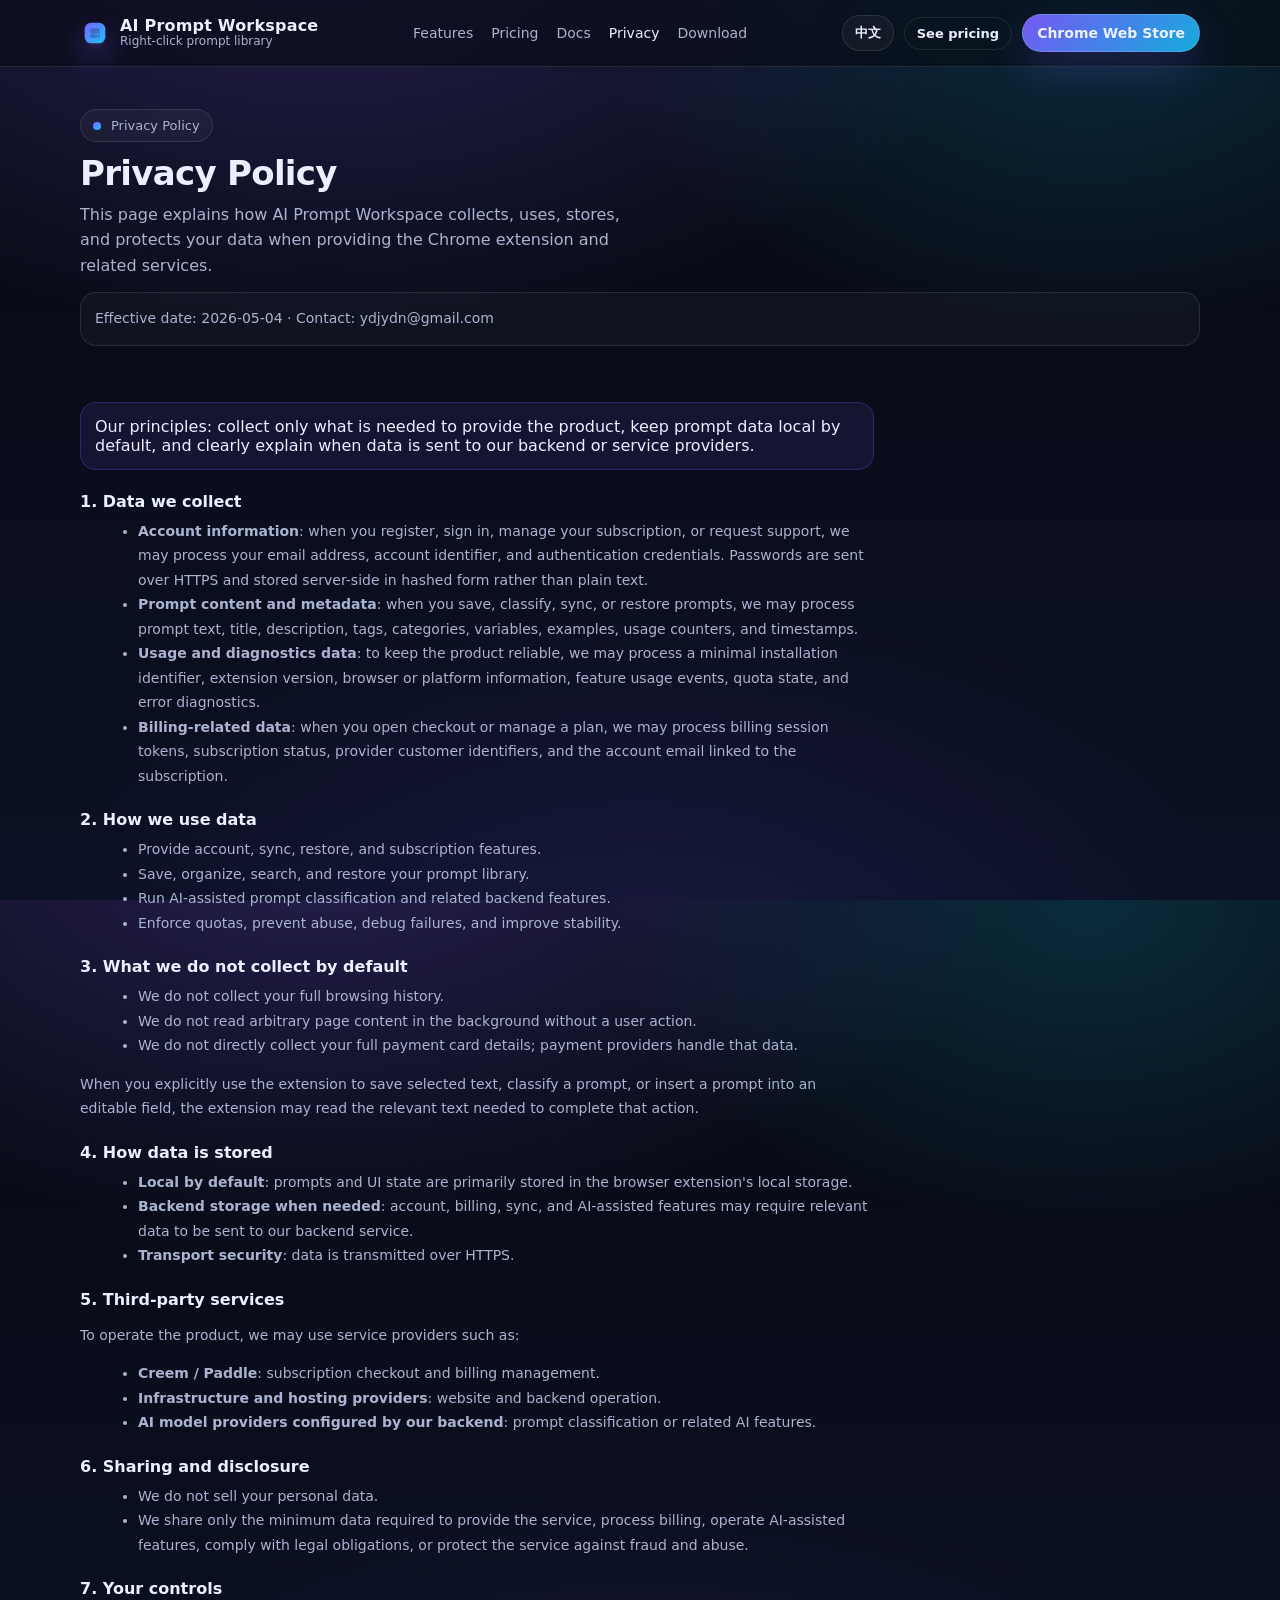
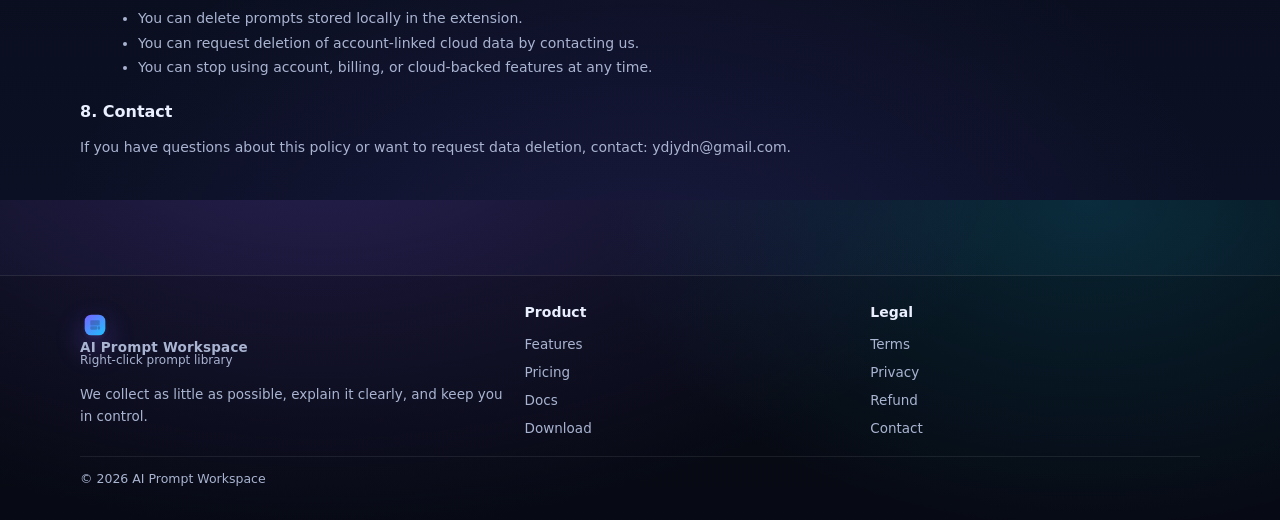
<file: chrome-extens/privacy.html>
<!doctype html>
<html lang="en">
  <head>
    <meta charset="utf-8" />
    <meta name="viewport" content="width=device-width, initial-scale=1" />
    <title>Privacy Policy — AI Prompt Workspace</title>
    <meta name="description" content="What data we collect, what we do not collect, how we store it, and third‑party services." />
    <link rel="icon" href="./assets/icons/logo.svg" type="image/svg+xml" />
    <link rel="stylesheet" href="./css/style.css" />
    <script defer src="./js/main.js?v=20260517-creemfix"></script>
  </head>
  <body>
    <a class="skip" href="#main" data-i18n="common.skip">Skip to content</a>

    <header class="topbar">
      <div class="container">
        <nav class="nav" aria-label="主导航">
          <a class="brand" href="./index.html">
            <img class="brandMark" src="./assets/icons/logo.svg" alt="AI Prompt Workspace" />
            <span class="brandText">
              <span class="brandName">AI Prompt Workspace</span>
              <span class="brandTag" data-i18n="common.brandTag">Right‑click prompt library</span>
            </span>
          </a>

          <div class="navLinks" role="navigation" aria-label="顶部菜单">
            <a href="./index.html#features" data-i18n="common.nav.features">Features</a>
            <a href="./pricing.html" data-i18n="common.nav.pricing">Pricing</a>
            <a href="./docs/install.html" data-i18n="common.nav.docs">Docs</a>
            <a href="./privacy.html" aria-current="page" data-i18n="common.nav.privacy">Privacy</a>
            <a href="./download.html" rel="noreferrer" data-i18n="common.nav.install">Install</a>
          </div>

          <div class="navRight">
            <button class="btn small" type="button" data-lang-toggle>中文</button>
            <a class="btn small ghost" href="./pricing.html" data-i18n="common.nav.ctaPricing">See pricing</a>
            <a class="btn primary" href="https://chromewebstore.google.com/detail/ai-prompt-workspace/ipedofdipnhlelljcebgnjjohnjommdk?pli=1" target="_blank" rel="noreferrer" data-i18n="common.nav.ctaInstall">Install Extension</a>
            <button class="burger" type="button" aria-label="打开菜单" aria-expanded="false" data-burger>
              <svg viewBox="0 0 24 24" fill="none" xmlns="http://www.w3.org/2000/svg">
                <path d="M4 7H20" stroke="currentColor" stroke-width="2" stroke-linecap="round"/>
                <path d="M4 12H20" stroke="currentColor" stroke-width="2" stroke-linecap="round"/>
                <path d="M4 17H20" stroke="currentColor" stroke-width="2" stroke-linecap="round"/>
              </svg>
            </button>
          </div>
        </nav>

        <div class="mobileMenu" data-mobile-menu>
          <a href="./index.html#features"><span data-i18n="common.nav.features">Features</span> <span>→</span></a>
          <a href="./pricing.html"><span data-i18n="common.nav.pricing">Pricing</span> <span>→</span></a>
          <a href="./docs/install.html"><span data-i18n="common.nav.docs">Docs</span> <span>→</span></a>
          <a href="./privacy.html"><span data-i18n="common.nav.privacy">Privacy</span> <span>→</span></a>
          <a href="./download.html" rel="noreferrer"><span data-i18n="common.nav.install">Install</span> <span>&#8599;</span></a>
          <div class="ctaRow">
            <button class="btn small" type="button" data-lang-toggle>中文</button>
            <a class="btn small" href="./pricing.html" data-i18n="common.nav.ctaPricing">See pricing</a>
            <a class="btn small primary" href="./download.html" rel="noreferrer" data-i18n="common.nav.install">Install</a>
          </div>
        </div>
      </div>
    </header>

    <main id="main">
      <section class="pageHeader">
        <div class="container">
          <span class="badge"><span class="badgeDot" aria-hidden="true"></span>Privacy Policy</span>
          <h1><span data-lang="en">Privacy Policy</span><span data-lang="zh">隐私政策</span></h1>
          <p class="subhead">
            <span data-lang="en">This page explains how AI Prompt Workspace collects, uses, stores, and protects your data when providing the Chrome extension and related services.</span>
            <span data-lang="zh">本页面用于说明 AI Prompt Workspace（“我们”）在提供 Chrome 插件与相关服务时，如何收集、使用、存储与保护你的数据。</span>
          </p>
          <div class="notice" style="margin-top:14px" data-lang="en">Effective date: 2026-05-04 · Contact: <a href="mailto:ydjydn@gmail.com">ydjydn@gmail.com</a></div>
          <div class="notice" style="margin-top:14px" data-lang="zh">生效日期：2026-05-04 · 联系方式：<a href="mailto:ydjydn@gmail.com">ydjydn@gmail.com</a></div>
        </div>
      </section>

      <section class="section" style="padding-top:22px">
        <div class="container">
          <div class="legal" data-lang="en">
            <div class="callout">Our principles: collect only what is needed to provide the product, keep prompt data local by default, and clearly explain when data is sent to our backend or service providers.</div>

            <h3>1. Data we collect</h3>
            <ul>
              <li><b>Account information</b>: when you register, sign in, manage your subscription, or request support, we may process your email address, account identifier, and authentication credentials. Passwords are sent over HTTPS and stored server-side in hashed form rather than plain text.</li>
              <li><b>Prompt content and metadata</b>: when you save, classify, sync, or restore prompts, we may process prompt text, title, description, tags, categories, variables, examples, usage counters, and timestamps.</li>
              <li><b>Usage and diagnostics data</b>: to keep the product reliable, we may process a minimal installation identifier, extension version, browser or platform information, feature usage events, quota state, and error diagnostics.</li>
              <li><b>Billing-related data</b>: when you open checkout or manage a plan, we may process billing session tokens, subscription status, provider customer identifiers, and the account email linked to the subscription.</li>
            </ul>

            <h3>2. How we use data</h3>
            <ul>
              <li>Provide account, sync, restore, and subscription features.</li>
              <li>Save, organize, search, and restore your prompt library.</li>
              <li>Run AI-assisted prompt classification and related backend features.</li>
              <li>Enforce quotas, prevent abuse, debug failures, and improve stability.</li>
            </ul>

            <h3>3. What we do not collect by default</h3>
            <ul>
              <li>We do not collect your full browsing history.</li>
              <li>We do not read arbitrary page content in the background without a user action.</li>
              <li>We do not directly collect your full payment card details; payment providers handle that data.</li>
            </ul>
            <p>When you explicitly use the extension to save selected text, classify a prompt, or insert a prompt into an editable field, the extension may read the relevant text needed to complete that action.</p>

            <h3>4. How data is stored</h3>
            <ul>
              <li><b>Local by default</b>: prompts and UI state are primarily stored in the browser extension's local storage.</li>
              <li><b>Backend storage when needed</b>: account, billing, sync, and AI-assisted features may require relevant data to be sent to our backend service.</li>
              <li><b>Transport security</b>: data is transmitted over HTTPS.</li>
            </ul>

            <h3>5. Third-party services</h3>
            <p>To operate the product, we may use service providers such as:</p>
            <ul>
              <li><b>Creem / Paddle</b>: subscription checkout and billing management.</li>
              <li><b>Infrastructure and hosting providers</b>: website and backend operation.</li>
              <li><b>AI model providers configured by our backend</b>: prompt classification or related AI features.</li>
            </ul>

            <h3>6. Sharing and disclosure</h3>
            <ul>
              <li>We do not sell your personal data.</li>
              <li>We share only the minimum data required to provide the service, process billing, operate AI-assisted features, comply with legal obligations, or protect the service against fraud and abuse.</li>
            </ul>

            <h3>7. Your controls</h3>
            <ul>
              <li>You can delete prompts stored locally in the extension.</li>
              <li>You can request deletion of account-linked cloud data by contacting us.</li>
              <li>You can stop using account, billing, or cloud-backed features at any time.</li>
            </ul>

            <h3>8. Contact</h3>
            <p>If you have questions about this policy or want to request data deletion, contact: <a href="mailto:ydjydn@gmail.com">ydjydn@gmail.com</a>.</p>
          </div>

          <div class="legal" data-lang="zh">
            <div class="callout">
              我们的原则：只收集提供产品所必需的数据；默认优先本地存储 Prompt；当数据会发送到我们的后端或第三方服务商时，会尽量明确说明。
            </div>

            <h3>1. 我们收集哪些数据</h3>
            <ul>
              <li><b>账号信息</b>：当你注册、登录、管理订阅或寻求支持时，我们可能处理你的邮箱地址、账号标识和认证凭据。密码会通过 HTTPS 传输，并在服务端以哈希形式保存，而不是明文保存。</li>
              <li><b>Prompt 内容与元数据</b>：当你保存、分类、同步或恢复 Prompt 时，我们可能处理 Prompt 文本、标题、描述、标签、分类、变量、示例、使用次数和时间戳等信息。</li>
              <li><b>使用与诊断数据</b>：为保证产品稳定性，我们可能处理最小化的安装标识、扩展版本、浏览器或平台信息、功能使用事件、额度状态以及错误诊断信息。</li>
              <li><b>计费相关数据</b>：当你打开结账页或管理订阅时，我们可能处理 billing session token、订阅状态、支付提供商侧的客户标识，以及与你订阅关联的邮箱地址。</li>
            </ul>

            <h3>2. 我们如何使用这些数据</h3>
            <ul>
              <li>提供账号、同步、恢复和订阅能力。</li>
              <li>保存、整理、搜索和恢复你的 Prompt 库。</li>
              <li>执行 AI 辅助分类和相关后端能力。</li>
              <li>执行额度控制、防滥用、排查故障并改进稳定性。</li>
            </ul>

            <h3>3. 默认不会收集什么</h3>
            <ul>
              <li>不会收集你的完整浏览历史。</li>
              <li>不会在没有用户操作的情况下，在后台读取任意页面内容。</li>
              <li>不会直接收集你的完整支付卡信息，这部分由支付服务商处理。</li>
            </ul>
            <p>但当你明确使用扩展去保存选中文本、分类 Prompt、或把 Prompt 插入到可编辑输入框时，扩展会读取完成该动作所必需的相关文本。</p>

            <h3>4. 数据如何存储</h3>
            <ul>
              <li><b>默认本地存储</b>：Prompt 和界面状态优先保存在浏览器扩展本地存储中。</li>
              <li><b>按需服务端存储</b>：账号、计费、同步和 AI 辅助能力可能需要把相关数据发送到我们的后端服务。</li>
              <li><b>传输安全</b>：数据通过 HTTPS 传输。</li>
            </ul>

            <h3>5. 第三方服务</h3>
            <p>为运行产品，我们可能使用以下服务提供方：</p>
            <ul>
              <li><b>Creem / Paddle</b>：用于订阅结账和计费管理。</li>
              <li><b>基础设施与托管服务商</b>：用于网站与后端运行。</li>
              <li><b>由后端配置的 AI 模型服务商</b>：用于 Prompt 分类或相关 AI 功能。</li>
            </ul>

            <h3>6. 数据共享与披露</h3>
            <ul>
              <li>我们不会出售你的个人数据。</li>
              <li>仅在提供服务、处理计费、运行 AI 辅助功能、履行法律义务、或防止欺诈与滥用所必需的范围内，共享最小必要数据。</li>
            </ul>

            <h3>7. 你的控制权</h3>
            <ul>
              <li>你可以删除扩展本地保存的 Prompt。</li>
              <li>你可以联系我们，请求删除与你账号绑定的云端数据。</li>
              <li>你可以随时停止使用账号、计费或云端相关功能。</li>
            </ul>

            <h3>8. 联系我们</h3>
            <p>如果你对本政策有疑问，或希望请求删除数据，请联系：<a href="mailto:ydjydn@gmail.com">ydjydn@gmail.com</a>。</p>
          </div>
        </div>
      </section>
    </main>

    <footer class="footer">
      <div class="container">
        <div class="footerGrid">
          <div>
            <a class="brand" href="./index.html">
              <img class="brandMark" src="./assets/icons/logo.svg" alt="AI Prompt Workspace" />
              <span class="brandText">
                <span class="brandName">AI Prompt Workspace</span>
                <span class="brandTag" data-i18n="common.brandTag">Right‑click prompt library</span>
              </span>
            </a>
            <p>
              <span data-lang="en">We collect as little as possible, explain it clearly, and keep you in control.</span>
              <span data-lang="zh">我们尽量少收集、透明说明、可让你掌控数据的去向。</span>
            </p>
          </div>
          <div>
            <h4 data-i18n="common.footer.product">Product</h4>
            <a href="./index.html#features" data-i18n="common.nav.features">Features</a>
            <a href="./pricing.html" data-i18n="common.nav.pricing">Pricing</a>
            <a href="./docs/install.html" data-i18n="common.nav.docs">Docs</a>
            <a href="./download.html" rel="noreferrer" data-i18n="common.nav.install">Install</a>
          </div>
          <div>
            <h4 data-i18n="common.footer.legal">Legal</h4>
            <a href="./terms.html">Terms</a>
            <a href="./privacy.html">Privacy</a>
            <a href="./refund.html">Refund</a>
            <a href="mailto:ydjydn@gmail.com" data-i18n="common.footer.contact">Contact</a>
          </div>
        </div>
        <div class="fineprint">
          <span>© <span id="y"></span> AI Prompt Workspace</span>
        </div>
      </div>
      <script>
        document.getElementById('y').textContent = String(new Date().getFullYear());
      </script>
    </footer>
  </body>
</html>
</file>
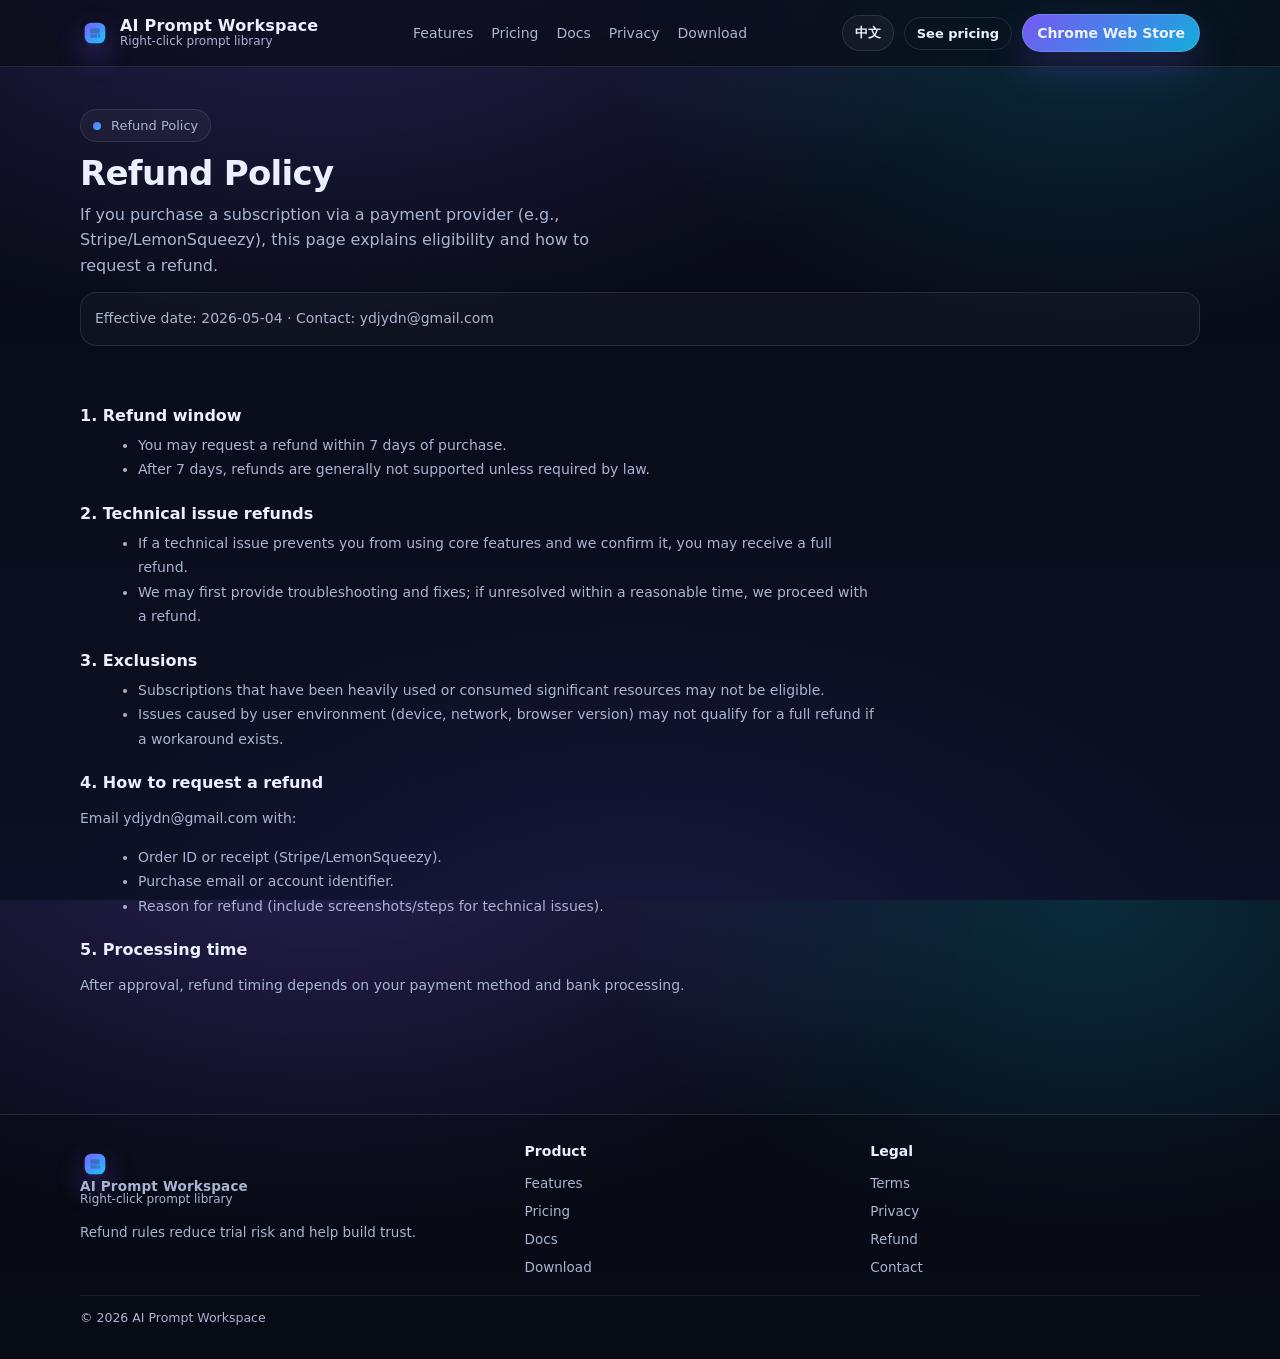
<file: chrome-extens/refund.html>
﻿<!doctype html>
<html lang="en">
  <head>
    <meta charset="utf-8" />
    <meta name="viewport" content="width=device-width, initial-scale=1" />
    <title>Refund Policy — AI Prompt Workspace</title>
    <meta name="description" content="Refund window, technical issue refunds, exclusions, and how to request a refund." />
    <link rel="icon" href="./assets/icons/logo.svg" type="image/svg+xml" />
    <link rel="stylesheet" href="./css/style.css" />
    <script defer src="./js/main.js?v=20260517-creemfix"></script>
  </head>
  <body>
    <a class="skip" href="#main" data-i18n="common.skip">Skip to content</a>

    <header class="topbar">
      <div class="container">
        <nav class="nav" aria-label="主导航">
          <a class="brand" href="./index.html">
            <img class="brandMark" src="./assets/icons/logo.svg" alt="AI Prompt Workspace" />
            <span class="brandText">
              <span class="brandName">AI Prompt Workspace</span>
              <span class="brandTag" data-i18n="common.brandTag">Right‑click prompt library</span>
            </span>
          </a>

          <div class="navLinks" role="navigation" aria-label="顶部菜单">
            <a href="./index.html#features" data-i18n="common.nav.features">Features</a>
            <a href="./pricing.html" data-i18n="common.nav.pricing">Pricing</a>
            <a href="./docs/install.html" data-i18n="common.nav.docs">Docs</a>
            <a href="./privacy.html" data-i18n="common.nav.privacy">Privacy</a>
            <a href="./download.html" rel="noreferrer" data-i18n="common.nav.install">Install</a>
          </div>

          <div class="navRight">
            <button class="btn small" type="button" data-lang-toggle>中文</button>
            <a class="btn small ghost" href="./pricing.html" data-i18n="common.nav.ctaPricing">See pricing</a>
            <a class="btn primary" href="https://chromewebstore.google.com/detail/ai-prompt-workspace/ipedofdipnhlelljcebgnjjohnjommdk?pli=1" target="_blank" rel="noreferrer" data-i18n="common.nav.ctaInstall">Install Extension</a>
            <button class="burger" type="button" aria-label="打开菜单" aria-expanded="false" data-burger>
              <svg viewBox="0 0 24 24" fill="none" xmlns="http://www.w3.org/2000/svg">
                <path d="M4 7H20" stroke="currentColor" stroke-width="2" stroke-linecap="round"/>
                <path d="M4 12H20" stroke="currentColor" stroke-width="2" stroke-linecap="round"/>
                <path d="M4 17H20" stroke="currentColor" stroke-width="2" stroke-linecap="round"/>
              </svg>
            </button>
          </div>
        </nav>

        <div class="mobileMenu" data-mobile-menu>
          <a href="./index.html#features"><span data-i18n="common.nav.features">Features</span> <span>→</span></a>
          <a href="./pricing.html"><span data-i18n="common.nav.pricing">Pricing</span> <span>→</span></a>
          <a href="./docs/install.html"><span data-i18n="common.nav.docs">Docs</span> <span>→</span></a>
          <a href="./privacy.html"><span data-i18n="common.nav.privacy">Privacy</span> <span>→</span></a>
          <a href="./download.html" rel="noreferrer"><span data-i18n="common.nav.install">Install</span> <span>&#8599;</span></a>
          <div class="ctaRow">
            <button class="btn small" type="button" data-lang-toggle>中文</button>
            <a class="btn small" href="./pricing.html" data-i18n="common.nav.ctaPricing">See pricing</a>
            <a class="btn small primary" href="./download.html" rel="noreferrer" data-i18n="common.nav.install">Install</a>
          </div>
        </div>
      </div>
    </header>

    <main id="main">
      <section class="pageHeader">
        <div class="container">
          <span class="badge"><span class="badgeDot" aria-hidden="true"></span>Refund Policy</span>
          <h1><span data-lang="en">Refund Policy</span><span data-lang="zh">退款政策</span></h1>
          <p class="subhead">
            <span data-lang="en">If you purchase a subscription via a payment provider (e.g., Stripe/LemonSqueezy), this page explains eligibility and how to request a refund.</span>
            <span data-lang="zh">如果你通过 Stripe 或 LemonSqueezy 等平台购买订阅，本页面用于说明退款的适用范围与申请方式。</span>
          </p>
          <div class="notice" style="margin-top:14px" data-lang="en">Effective date: 2026-05-04 · Contact: <a href="mailto:ydjydn@gmail.com">ydjydn@gmail.com</a></div>
          <div class="notice" style="margin-top:14px" data-lang="zh">生效日期：2026-05-04 · 联系方式：<a href="mailto:ydjydn@gmail.com">ydjydn@gmail.com</a></div>
        </div>
      </section>

      <section class="section" style="padding-top:22px">
        <div class="container">
          <div class="legal" data-lang="en">
            <h3>1. Refund window</h3>
            <ul>
              <li>You may request a refund within 7 days of purchase.</li>
              <li>After 7 days, refunds are generally not supported unless required by law.</li>
            </ul>

            <h3>2. Technical issue refunds</h3>
            <ul>
              <li>If a technical issue prevents you from using core features and we confirm it, you may receive a full refund.</li>
              <li>We may first provide troubleshooting and fixes; if unresolved within a reasonable time, we proceed with a refund.</li>
            </ul>

            <h3>3. Exclusions</h3>
            <ul>
              <li>Subscriptions that have been heavily used or consumed significant resources may not be eligible.</li>
              <li>Issues caused by user environment (device, network, browser version) may not qualify for a full refund if a workaround exists.</li>
            </ul>

            <h3>4. How to request a refund</h3>
            <p>Email <a href="mailto:ydjydn@gmail.com">ydjydn@gmail.com</a> with:</p>
            <ul>
              <li>Order ID or receipt (Stripe/LemonSqueezy).</li>
              <li>Purchase email or account identifier.</li>
              <li>Reason for refund (include screenshots/steps for technical issues).</li>
            </ul>

            <h3>5. Processing time</h3>
            <p>After approval, refund timing depends on your payment method and bank processing.</p>
          </div>

          <div class="legal" data-lang="zh">
            <h3>1. 退款窗口</h3>
            <ul>
              <li>购买后 7 天内可申请退款。</li>
              <li>超出 7 天后，一般不支持退款（法律另有规定的除外）。</li>
            </ul>

            <h3>2. 技术问题退款</h3>
            <ul>
              <li>若因技术问题导致你无法正常使用主要功能，经我们确认后可全额退款。</li>
              <li>我们可能会先提供排查与修复支持；在合理时间内无法解决时，按本条款退款。</li>
            </ul>

            <h3>3. 不支持退款的情况</h3>
            <ul>
              <li>已严重使用或明显消耗大量服务资源的订阅，可能不支持退款。</li>
              <li>因用户自身环境（如设备、网络、浏览器版本）导致的问题，在可提供替代方案的情况下，可能不适用全额退款。</li>
            </ul>

            <h3>4. 如何申请退款</h3>
            <p>请发送邮件至 <a href="mailto:ydjydn@gmail.com">ydjydn@gmail.com</a>，并包含以下信息：</p>
            <ul>
              <li>订单号或支付凭证（如 Stripe/LemonSqueezy 的收据）。</li>
              <li>购买邮箱或账号标识。</li>
              <li>退款原因（如技术问题请附截图/录屏与复现步骤）。</li>
            </ul>

            <h3>5. 退款到账时间</h3>
            <p>退款处理完成后，到账时间取决于你的支付渠道与银行处理速度。</p>
          </div>
        </div>
      </section>
    </main>

    <footer class="footer">
      <div class="container">
        <div class="footerGrid">
          <div>
            <a class="brand" href="./index.html">
              <img class="brandMark" src="./assets/icons/logo.svg" alt="AI Prompt Workspace" />
              <span class="brandText">
                <span class="brandName">AI Prompt Workspace</span>
                <span class="brandTag" data-i18n="common.brandTag">Right‑click prompt library</span>
              </span>
            </a>
            <p>
              <span data-lang="en">Refund rules reduce trial risk and help build trust.</span>
              <span data-lang="zh">退款条款用于降低试用成本与建立信任。</span>
            </p>
          </div>
          <div>
            <h4 data-i18n="common.footer.product">Product</h4>
            <a href="./index.html#features" data-i18n="common.nav.features">Features</a>
            <a href="./pricing.html" data-i18n="common.nav.pricing">Pricing</a>
            <a href="./docs/install.html" data-i18n="common.nav.docs">Docs</a>
            <a href="./download.html" rel="noreferrer" data-i18n="common.nav.install">Install</a>
          </div>
          <div>
            <h4 data-i18n="common.footer.legal">Legal</h4>
            <a href="./terms.html">Terms</a>
            <a href="./privacy.html">Privacy</a>
            <a href="./refund.html">Refund</a>
            <a href="mailto:ydjydn@gmail.com" data-i18n="common.footer.contact">Contact</a>
          </div>
        </div>
        <div class="fineprint">
          <span>© <span id="y"></span> AI Prompt Workspace</span>
        </div>
      </div>
      <script>
        document.getElementById('y').textContent = String(new Date().getFullYear());
      </script>
    </footer>
  </body>
</html>
</file>
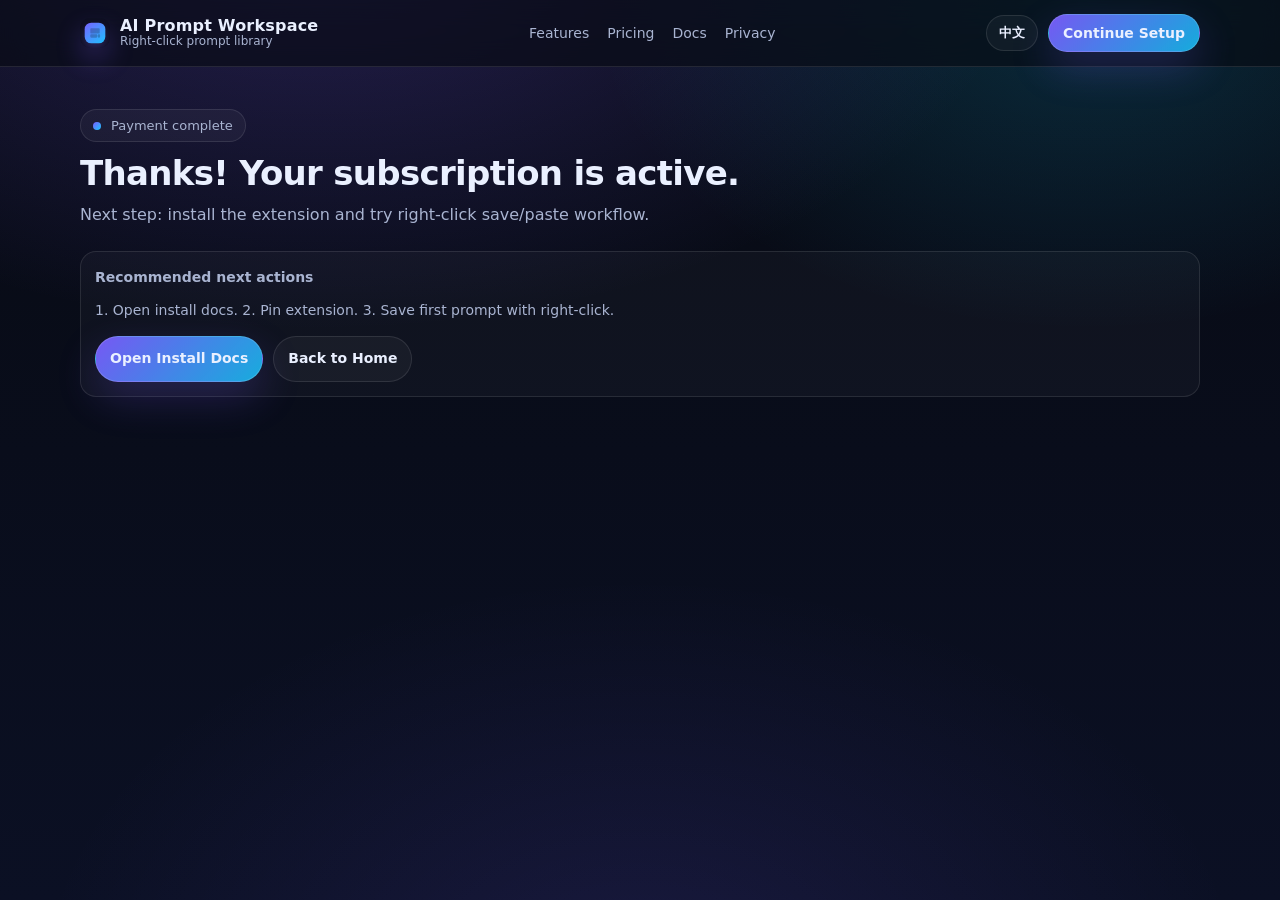
<file: chrome-extens/success.html>
﻿<!doctype html>
<html lang="en">
  <head>
    <meta charset="utf-8" />
    <meta name="viewport" content="width=device-width, initial-scale=1" />
    <title>Payment Success — AI Prompt Workspace</title>
    <meta name="description" content="Payment successful. Continue with installation and first-time setup." />
    <link rel="icon" href="./assets/icons/logo.svg" type="image/svg+xml" />
    <link rel="stylesheet" href="./css/style.css" />
    <script defer src="./js/main.js?v=20260517-creemfix"></script>
  </head>
  <body>
    <a class="skip" href="#main" data-i18n="common.skip">Skip to content</a>

    <header class="topbar">
      <div class="container">
        <nav class="nav" aria-label="主导航">
          <a class="brand" href="./index.html">
            <img class="brandMark" src="./assets/icons/logo.svg" alt="AI Prompt Workspace" />
            <span class="brandText">
              <span class="brandName">AI Prompt Workspace</span>
              <span class="brandTag" data-i18n="common.brandTag">Right‑click prompt library</span>
            </span>
          </a>
          <div class="navLinks" role="navigation" aria-label="顶部菜单">
            <a href="./index.html#features" data-i18n="common.nav.features">Features</a>
            <a href="./pricing.html" data-i18n="common.nav.pricing">Pricing</a>
            <a href="./docs/install.html" data-i18n="common.nav.docs">Docs</a>
            <a href="./privacy.html" data-i18n="common.nav.privacy">Privacy</a>
          </div>
          <div class="navRight">
            <button class="btn small" type="button" data-lang-toggle>中文</button>
            <a class="btn primary" href="./docs/install.html">
              <span data-lang="en">Continue Setup</span>
              <span data-lang="zh">继续安装配置</span>
            </a>
          </div>
        </nav>
      </div>
    </header>

    <main id="main">
      <section class="pageHeader">
        <div class="container">
          <span class="badge"><span class="badgeDot" aria-hidden="true"></span><span data-lang="en">Payment complete</span><span data-lang="zh">支付完成</span></span>
          <h1>
            <span data-lang="en">Thanks! Your subscription is active.</span>
            <span data-lang="zh">感谢订阅！你的服务已开通。</span>
          </h1>
          <p class="subhead">
            <span data-lang="en">Next step: install the extension and try right‑click save/paste workflow.</span>
            <span data-lang="zh">下一步：安装插件并体验右键保存/右键粘贴工作流。</span>
          </p>
        </div>
      </section>

      <section class="section" style="padding-top: 8px">
        <div class="container">
          <div class="notice">
            <strong data-lang="en">Recommended next actions</strong>
            <strong data-lang="zh">建议下一步</strong>
            <div style="margin-top: 10px">
              <span data-lang="en">1. Open install docs. 2. Pin extension. 3. Save first prompt with right‑click.</span>
              <span data-lang="zh">1. 打开安装文档。2. 将插件固定到工具栏。3. 用右键保存你的第一个提示词。</span>
            </div>
            <div style="margin-top: 14px; display: flex; gap: 10px; flex-wrap: wrap">
              <a class="btn primary" href="./docs/install.html">
                <span data-lang="en">Open Install Docs</span>
                <span data-lang="zh">打开安装文档</span>
              </a>
              <a class="btn" href="./index.html">
                <span data-lang="en">Back to Home</span>
                <span data-lang="zh">返回首页</span>
              </a>
            </div>
          </div>
        </div>
      </section>
    </main>
  </body>
</html>
</file>
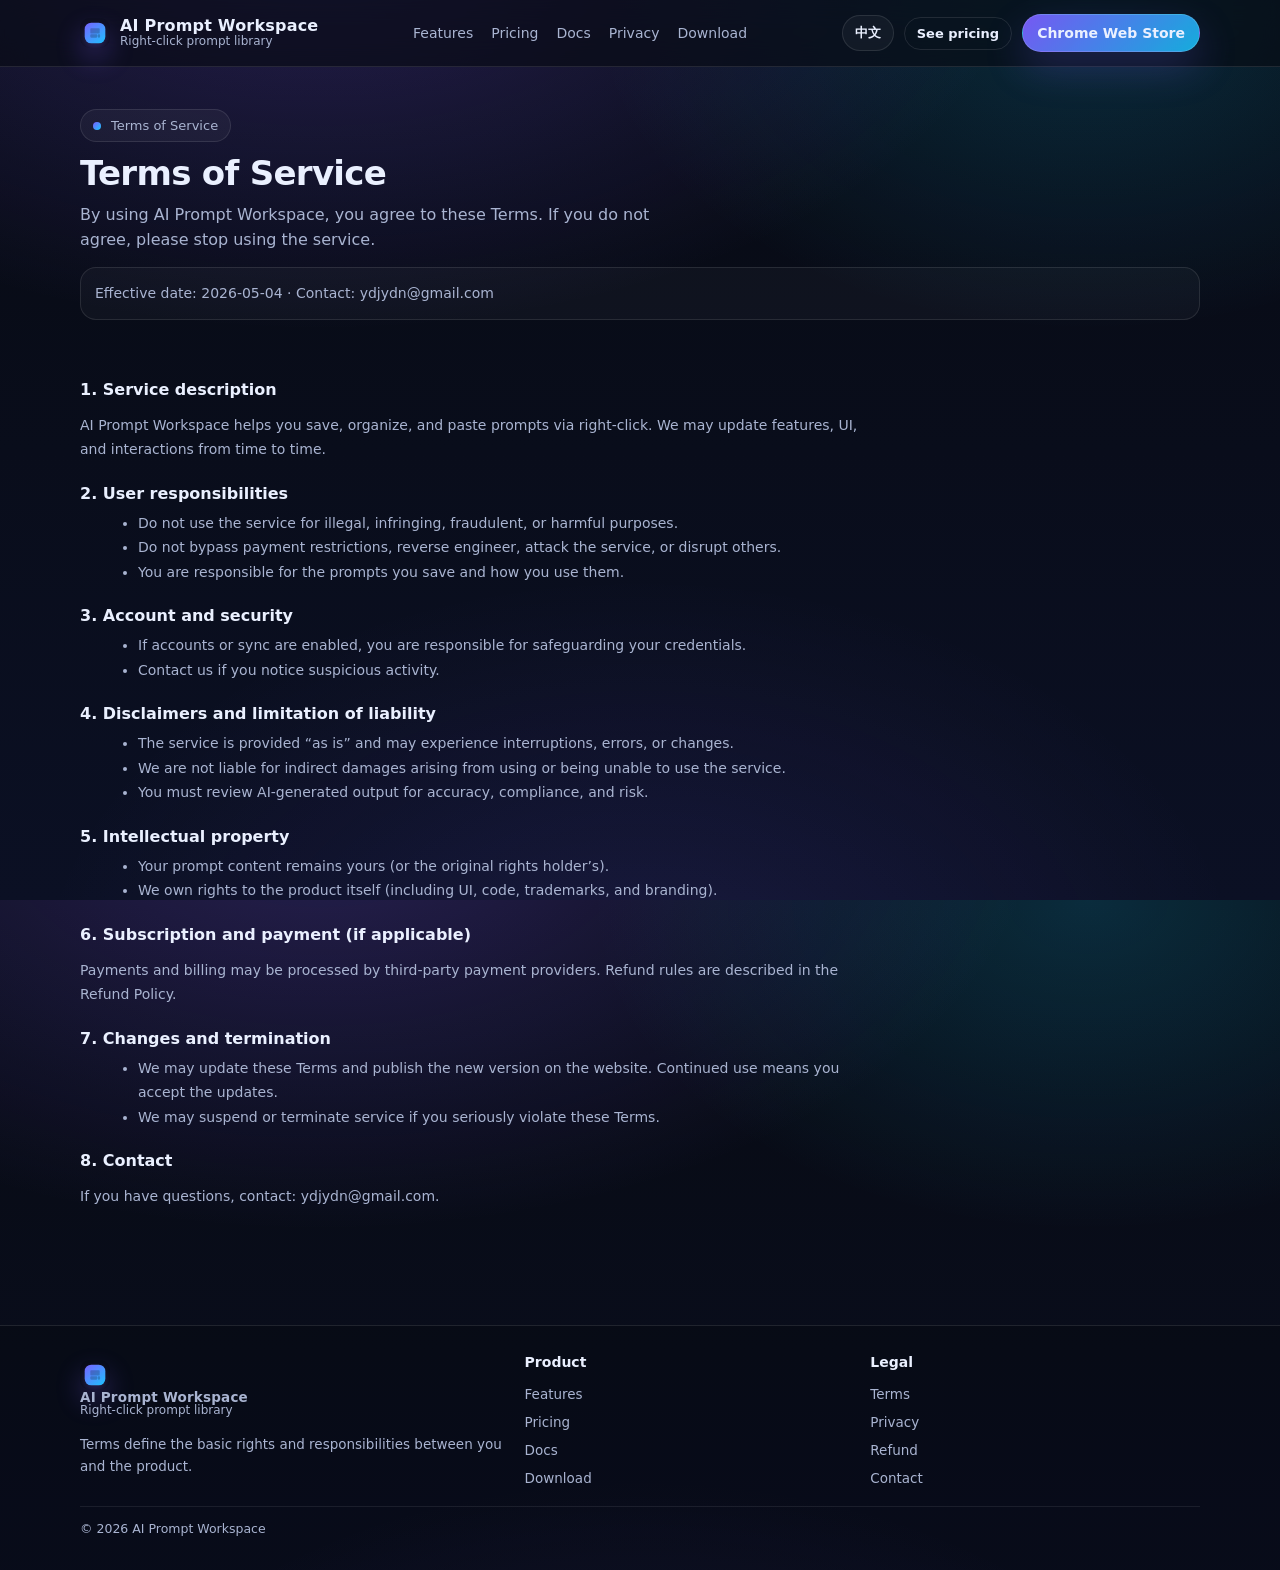
<file: chrome-extens/terms.html>
﻿<!doctype html>
<html lang="en">
  <head>
    <meta charset="utf-8" />
    <meta name="viewport" content="width=device-width, initial-scale=1" />
    <title>Terms of Service — AI Prompt Workspace</title>
    <meta name="description" content="Terms of Service: service description, user responsibilities, disclaimers, intellectual property, and changes." />
    <link rel="icon" href="./assets/icons/logo.svg" type="image/svg+xml" />
    <link rel="stylesheet" href="./css/style.css" />
    <script defer src="./js/main.js?v=20260517-creemfix"></script>
  </head>
  <body>
    <a class="skip" href="#main" data-i18n="common.skip">Skip to content</a>

    <header class="topbar">
      <div class="container">
        <nav class="nav" aria-label="主导航">
          <a class="brand" href="./index.html">
            <img class="brandMark" src="./assets/icons/logo.svg" alt="AI Prompt Workspace" />
            <span class="brandText">
              <span class="brandName">AI Prompt Workspace</span>
              <span class="brandTag" data-i18n="common.brandTag">Right‑click prompt library</span>
            </span>
          </a>

          <div class="navLinks" role="navigation" aria-label="顶部菜单">
            <a href="./index.html#features" data-i18n="common.nav.features">Features</a>
            <a href="./pricing.html" data-i18n="common.nav.pricing">Pricing</a>
            <a href="./docs/install.html" data-i18n="common.nav.docs">Docs</a>
            <a href="./privacy.html" data-i18n="common.nav.privacy">Privacy</a>
            <a href="./download.html" rel="noreferrer" data-i18n="common.nav.install">Install</a>
          </div>

          <div class="navRight">
            <button class="btn small" type="button" data-lang-toggle>中文</button>
            <a class="btn small ghost" href="./pricing.html" data-i18n="common.nav.ctaPricing">See pricing</a>
            <a class="btn primary" href="https://chromewebstore.google.com/detail/ai-prompt-workspace/ipedofdipnhlelljcebgnjjohnjommdk?pli=1" target="_blank" rel="noreferrer" data-i18n="common.nav.ctaInstall">Install Extension</a>
            <button class="burger" type="button" aria-label="打开菜单" aria-expanded="false" data-burger>
              <svg viewBox="0 0 24 24" fill="none" xmlns="http://www.w3.org/2000/svg">
                <path d="M4 7H20" stroke="currentColor" stroke-width="2" stroke-linecap="round"/>
                <path d="M4 12H20" stroke="currentColor" stroke-width="2" stroke-linecap="round"/>
                <path d="M4 17H20" stroke="currentColor" stroke-width="2" stroke-linecap="round"/>
              </svg>
            </button>
          </div>
        </nav>

        <div class="mobileMenu" data-mobile-menu>
          <a href="./index.html#features"><span data-i18n="common.nav.features">Features</span> <span>→</span></a>
          <a href="./pricing.html"><span data-i18n="common.nav.pricing">Pricing</span> <span>→</span></a>
          <a href="./docs/install.html"><span data-i18n="common.nav.docs">Docs</span> <span>→</span></a>
          <a href="./privacy.html"><span data-i18n="common.nav.privacy">Privacy</span> <span>→</span></a>
          <a href="./download.html" rel="noreferrer"><span data-i18n="common.nav.install">Install</span> <span>&#8599;</span></a>
          <div class="ctaRow">
            <button class="btn small" type="button" data-lang-toggle>中文</button>
            <a class="btn small" href="./pricing.html" data-i18n="common.nav.ctaPricing">See pricing</a>
            <a class="btn small primary" href="./download.html" rel="noreferrer" data-i18n="common.nav.install">Install</a>
          </div>
        </div>
      </div>
    </header>

    <main id="main">
      <section class="pageHeader">
        <div class="container">
          <span class="badge"><span class="badgeDot" aria-hidden="true"></span>Terms of Service</span>
          <h1><span data-lang="en">Terms of Service</span><span data-lang="zh">服务条款</span></h1>
          <p class="subhead">
            <span data-lang="en">By using AI Prompt Workspace, you agree to these Terms. If you do not agree, please stop using the service.</span>
            <span data-lang="zh">使用 AI Prompt Workspace 即表示你同意本服务条款。若不同意，请停止使用。</span>
          </p>
          <div class="notice" style="margin-top:14px" data-lang="en">Effective date: 2026-05-04 · Contact: <a href="mailto:ydjydn@gmail.com">ydjydn@gmail.com</a></div>
          <div class="notice" style="margin-top:14px" data-lang="zh">生效日期：2026-05-04 · 联系方式：<a href="mailto:ydjydn@gmail.com">ydjydn@gmail.com</a></div>
        </div>
      </section>

      <section class="section" style="padding-top:22px">
        <div class="container">
          <div class="legal" data-lang="en">
            <h3>1. Service description</h3>
            <p>AI Prompt Workspace helps you save, organize, and paste prompts via right‑click. We may update features, UI, and interactions from time to time.</p>

            <h3>2. User responsibilities</h3>
            <ul>
              <li>Do not use the service for illegal, infringing, fraudulent, or harmful purposes.</li>
              <li>Do not bypass payment restrictions, reverse engineer, attack the service, or disrupt others.</li>
              <li>You are responsible for the prompts you save and how you use them.</li>
            </ul>

            <h3>3. Account and security</h3>
            <ul>
              <li>If accounts or sync are enabled, you are responsible for safeguarding your credentials.</li>
              <li>Contact us if you notice suspicious activity.</li>
            </ul>

            <h3>4. Disclaimers and limitation of liability</h3>
            <ul>
              <li>The service is provided “as is” and may experience interruptions, errors, or changes.</li>
              <li>We are not liable for indirect damages arising from using or being unable to use the service.</li>
              <li>You must review AI‑generated output for accuracy, compliance, and risk.</li>
            </ul>

            <h3>5. Intellectual property</h3>
            <ul>
              <li>Your prompt content remains yours (or the original rights holder’s).</li>
              <li>We own rights to the product itself (including UI, code, trademarks, and branding).</li>
            </ul>

            <h3>6. Subscription and payment (if applicable)</h3>
            <p>Payments and billing may be processed by third‑party payment providers. Refund rules are described in the <a href="./refund.html">Refund Policy</a>.</p>

            <h3>7. Changes and termination</h3>
            <ul>
              <li>We may update these Terms and publish the new version on the website. Continued use means you accept the updates.</li>
              <li>We may suspend or terminate service if you seriously violate these Terms.</li>
            </ul>

            <h3>8. Contact</h3>
            <p>If you have questions, contact: <a href="mailto:ydjydn@gmail.com">ydjydn@gmail.com</a>.</p>
          </div>

          <div class="legal" data-lang="zh">
            <h3>1. 服务说明</h3>
            <p>AI Prompt Workspace 提供 Prompt 的管理、组织、搜索与快速插入等功能，并可能提供可选的账号、同步与订阅服务。我们可能会不定期更新功能、界面与交互方式。</p>

            <h3>2. 用户责任（禁止事项）</h3>
            <ul>
              <li>不得将本服务用于违法、侵权、欺诈、骚扰、传播恶意内容等用途。</li>
              <li>不得尝试绕过付费限制、逆向工程、攻击服务或干扰他人正常使用。</li>
              <li>你对自己保存的 Prompt 内容及其用途承担全部责任。</li>
            </ul>

            <h3>3. 账号与安全</h3>
            <ul>
              <li>如你选择创建账号或启用云同步，应妥善保管登录凭据并对账号下的行为负责。</li>
              <li>发现异常活动请及时联系我们，以便协助处理。</li>
            </ul>

            <h3>4. 免责声明与责任限制</h3>
            <ul>
              <li>本服务按“现状”提供，可能出现中断、错误或功能调整。</li>
              <li>我们不对因使用或无法使用本服务而导致的间接损失承担责任。</li>
              <li>你应自行评估 AI 输出内容的准确性、合规性与风险，并进行必要的人工审查。</li>
            </ul>

            <h3>5. 知识产权</h3>
            <ul>
              <li>你保存的 Prompt 内容及其衍生内容的权利归你或原权利人所有。</li>
              <li>我们拥有产品本身（含界面、代码、商标与品牌素材）的相关权利。</li>
            </ul>

            <h3>6. 订阅与付款（如适用）</h3>
            <p>如你购买订阅，付款与账单处理可能由第三方支付服务提供方完成。退款规则请见 <a href="./refund.html">退款政策</a>。</p>

            <h3>7. 修改与终止</h3>
            <ul>
              <li>我们可能会更新本条款并在网站上公布新版条款。继续使用即表示你接受更新。</li>
              <li>如你严重违反条款，我们可暂停或终止向你提供服务。</li>
            </ul>

            <h3>8. 联系我们</h3>
            <p>如你对条款有疑问，请联系：<a href="mailto:ydjydn@gmail.com">ydjydn@gmail.com</a>。</p>
          </div>
        </div>
      </section>
    </main>

    <footer class="footer">
      <div class="container">
        <div class="footerGrid">
          <div>
            <a class="brand" href="./index.html">
              <img class="brandMark" src="./assets/icons/logo.svg" alt="AI Prompt Workspace" />
              <span class="brandText">
                <span class="brandName">AI Prompt Workspace</span>
                <span class="brandTag" data-i18n="common.brandTag">Right‑click prompt library</span>
              </span>
            </a>
            <p>
              <span data-lang="en">Terms define the basic rights and responsibilities between you and the product.</span>
              <span data-lang="zh">服务条款用于定义产品与用户的基本权利与义务边界。</span>
            </p>
          </div>
          <div>
            <h4 data-i18n="common.footer.product">Product</h4>
            <a href="./index.html#features" data-i18n="common.nav.features">Features</a>
            <a href="./pricing.html" data-i18n="common.nav.pricing">Pricing</a>
            <a href="./docs/install.html" data-i18n="common.nav.docs">Docs</a>
            <a href="./download.html" rel="noreferrer" data-i18n="common.nav.install">Install</a>
          </div>
          <div>
            <h4 data-i18n="common.footer.legal">Legal</h4>
            <a href="./terms.html">Terms</a>
            <a href="./privacy.html">Privacy</a>
            <a href="./refund.html">Refund</a>
            <a href="mailto:ydjydn@gmail.com" data-i18n="common.footer.contact">Contact</a>
          </div>
        </div>
        <div class="fineprint">
          <span>© <span id="y"></span> AI Prompt Workspace</span>
        </div>
      </div>
      <script>
        document.getElementById('y').textContent = String(new Date().getFullYear());
      </script>
    </footer>
  </body>
</html>
</file>
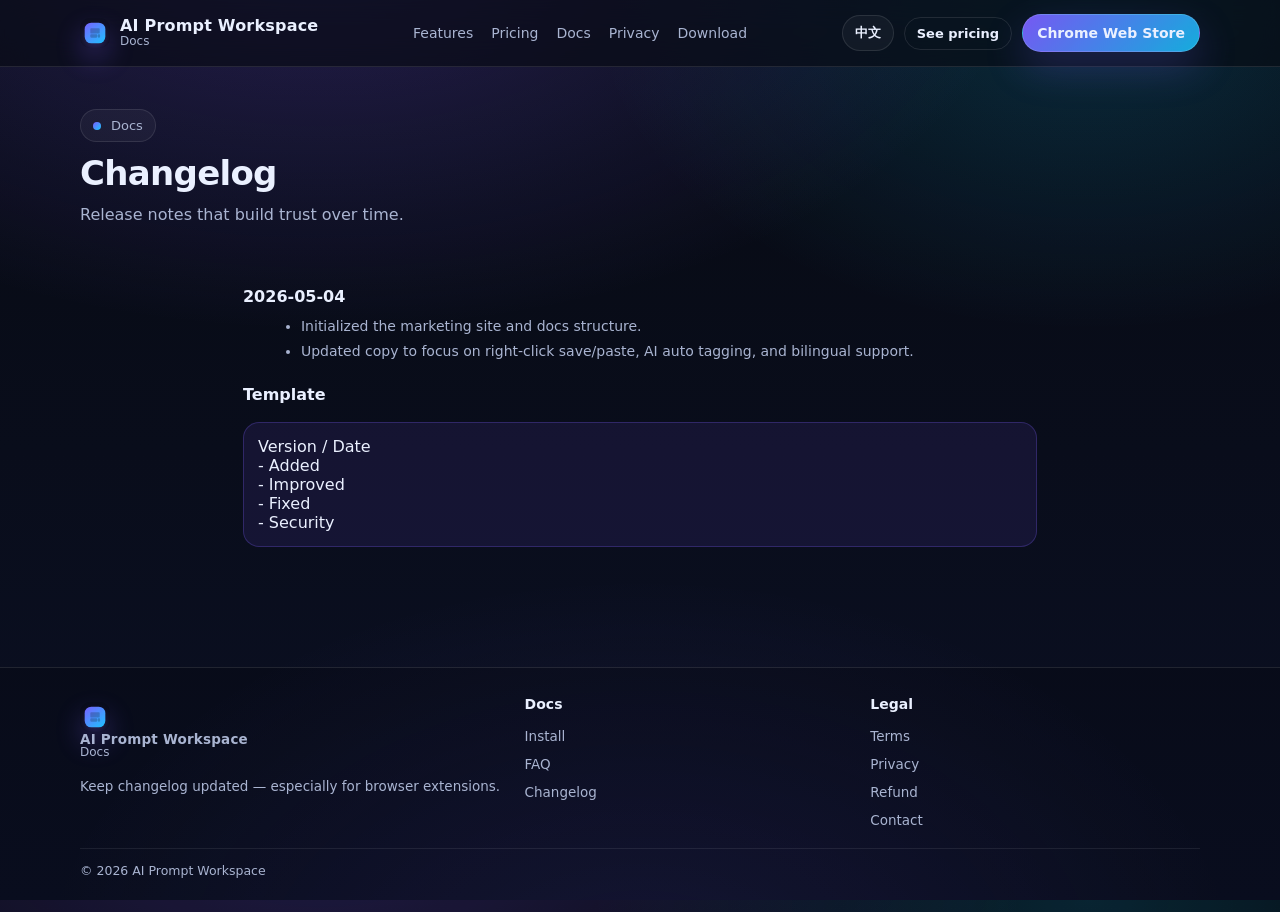
<file: chrome-extens/docs/changelog.html>
﻿<!doctype html>
<html lang="en">
  <head>
    <meta charset="utf-8" />
    <meta name="viewport" content="width=device-width, initial-scale=1" />
    <title>Changelog — AI Prompt Workspace Docs</title>
    <meta name="description" content="Product updates and improvements." />
    <link rel="icon" href="../assets/icons/logo.svg" type="image/svg+xml" />
    <link rel="stylesheet" href="../css/style.css" />
    <script defer src="../js/main.js?v=20260517-creemfix"></script>
  </head>
  <body data-page="docsChangelog">
    <a class="skip" href="#main" data-i18n="common.skip">Skip to content</a>

    <header class="topbar">
      <div class="container">
        <nav class="nav" aria-label="主导航">
          <a class="brand" href="../index.html">
            <img class="brandMark" src="../assets/icons/logo.svg" alt="AI Prompt Workspace" />
            <span class="brandText">
              <span class="brandName">AI Prompt Workspace</span>
              <span class="brandTag">Docs</span>
            </span>
          </a>

          <div class="navLinks" role="navigation" aria-label="顶部菜单">
            <a href="../index.html#features" data-i18n="common.nav.features">Features</a>
            <a href="../pricing.html" data-i18n="common.nav.pricing">Pricing</a>
            <a href="./install.html" data-i18n="common.nav.docs">Docs</a>
            <a href="../privacy.html" data-i18n="common.nav.privacy">Privacy</a>
            <a href="../download.html" rel="noreferrer" data-i18n="common.nav.install">Install</a>
          </div>

          <div class="navRight">
            <button class="btn small" type="button" data-lang-toggle>中文</button>
            <a class="btn small ghost" href="../pricing.html" data-i18n="common.nav.ctaPricing">See pricing</a>
            <a class="btn primary" href="https://chromewebstore.google.com/detail/ai-prompt-workspace/ipedofdipnhlelljcebgnjjohnjommdk?pli=1" target="_blank" rel="noreferrer" data-i18n="common.nav.ctaInstall">Install Extension</a>
            <button class="burger" type="button" aria-label="打开菜单" aria-expanded="false" data-burger>
              <svg viewBox="0 0 24 24" fill="none" xmlns="http://www.w3.org/2000/svg">
                <path d="M4 7H20" stroke="currentColor" stroke-width="2" stroke-linecap="round"/>
                <path d="M4 12H20" stroke="currentColor" stroke-width="2" stroke-linecap="round"/>
                <path d="M4 17H20" stroke="currentColor" stroke-width="2" stroke-linecap="round"/>
              </svg>
            </button>
          </div>
        </nav>

        <div class="mobileMenu" data-mobile-menu>
          <a href="../index.html#features"><span data-i18n="common.nav.features">Features</span> <span>→</span></a>
          <a href="../pricing.html"><span data-i18n="common.nav.pricing">Pricing</span> <span>→</span></a>
          <a href="./install.html"><span data-i18n="common.nav.docs">Docs</span> <span>→</span></a>
          <a href="../privacy.html"><span data-i18n="common.nav.privacy">Privacy</span> <span>→</span></a>
          <a href="../download.html" rel="noreferrer"><span data-i18n="common.nav.install">Install</span> <span>&#8599;</span></a>
          <div class="ctaRow">
            <button class="btn small" type="button" data-lang-toggle>中文</button>
            <a class="btn small" href="../pricing.html" data-i18n="common.nav.ctaPricing">See pricing</a>
            <a class="btn small primary" href="../download.html" rel="noreferrer" data-i18n="common.nav.install">Install</a>
          </div>
        </div>
      </div>
    </header>

    <main id="main">
      <section class="pageHeader">
        <div class="container">
          <span class="badge"><span class="badgeDot" aria-hidden="true"></span>Docs</span>
          <h1 data-i18n="docsChangelog.h1">Changelog</h1>
          <p class="subhead" data-i18n="docsChangelog.sub">Release notes that build trust over time.</p>
        </div>
      </section>

      <section class="section" style="padding-top:22px">
        <div class="container legal">
          <h3>2026-05-04</h3>
          <ul>
            <li data-i18n="docsChangelog.init1">Initialized the marketing site and docs structure.</li>
            <li data-i18n="docsChangelog.init2">Updated copy to focus on right‑click save/paste, AI auto tagging, and bilingual support.</li>
          </ul>

          <h3 data-i18n="docsChangelog.templateTitle">Template</h3>
          <div class="callout">
            <span data-lang="en">Version / Date<br/>- Added<br/>- Improved<br/>- Fixed<br/>- Security</span>
            <span data-lang="zh">版本号 / 日期<br/>- Added: 新功能<br/>- Improved: 体验改进<br/>- Fixed: 修复问题<br/>- Security: 安全相关</span>
          </div>
        </div>
      </section>
    </main>

    <footer class="footer">
      <div class="container">
        <div class="footerGrid">
          <div>
            <a class="brand" href="../index.html">
              <img class="brandMark" src="../assets/icons/logo.svg" alt="AI Prompt Workspace" />
              <span class="brandText">
                <span class="brandName">AI Prompt Workspace</span>
                <span class="brandTag">Docs</span>
              </span>
            </a>
            <p data-i18n="docsChangelog.footerDesc">Keep changelog updated — especially for browser extensions.</p>
          </div>
          <div>
            <h4>Docs</h4>
            <a href="./install.html">Install</a>
            <a href="./faq.html">FAQ</a>
            <a href="./changelog.html">Changelog</a>
          </div>
          <div>
            <h4>Legal</h4>
            <a href="../terms.html">Terms</a>
            <a href="../privacy.html">Privacy</a>
            <a href="../refund.html">Refund</a>
            <a href="mailto:ydjydn@gmail.com" data-i18n="common.footer.contact">Contact</a>
          </div>
        </div>
        <div class="fineprint">
          <span>© <span id="y"></span> AI Prompt Workspace</span>
        </div>
      </div>
      <script>
        document.getElementById('y').textContent = String(new Date().getFullYear());
      </script>
    </footer>
  </body>
</html>
</file>
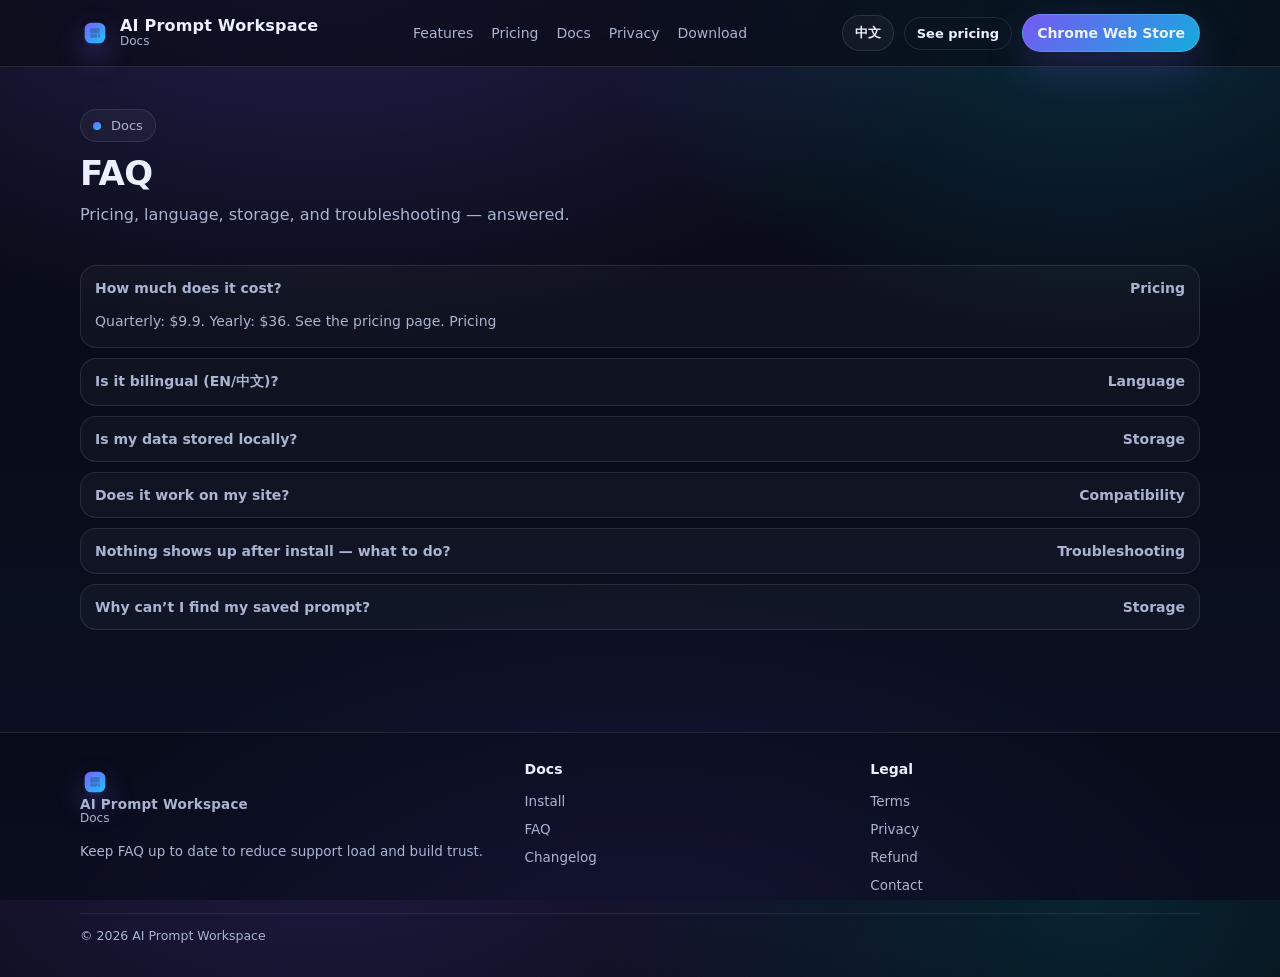
<file: chrome-extens/docs/faq.html>
﻿<!doctype html>
<html lang="en">
  <head>
    <meta charset="utf-8" />
    <meta name="viewport" content="width=device-width, initial-scale=1" />
    <title>FAQ — AI Prompt Workspace Docs</title>
    <meta name="description" content="Pricing, bilingual, storage, and troubleshooting." />
    <link rel="icon" href="../assets/icons/logo.svg" type="image/svg+xml" />
    <link rel="stylesheet" href="../css/style.css" />
    <script defer src="../js/main.js?v=20260517-creemfix"></script>
  </head>
  <body data-page="docsFaq">
    <a class="skip" href="#main" data-i18n="common.skip">Skip to content</a>

    <header class="topbar">
      <div class="container">
        <nav class="nav" aria-label="主导航">
          <a class="brand" href="../index.html">
            <img class="brandMark" src="../assets/icons/logo.svg" alt="AI Prompt Workspace" />
            <span class="brandText">
              <span class="brandName">AI Prompt Workspace</span>
              <span class="brandTag">Docs</span>
            </span>
          </a>

          <div class="navLinks" role="navigation" aria-label="顶部菜单">
            <a href="../index.html#features" data-i18n="common.nav.features">Features</a>
            <a href="../pricing.html" data-i18n="common.nav.pricing">Pricing</a>
            <a href="./install.html" data-i18n="common.nav.docs">Docs</a>
            <a href="../privacy.html" data-i18n="common.nav.privacy">Privacy</a>
            <a href="../download.html" rel="noreferrer" data-i18n="common.nav.install">Install</a>
          </div>

          <div class="navRight">
            <button class="btn small" type="button" data-lang-toggle>中文</button>
            <a class="btn small ghost" href="../pricing.html" data-i18n="common.nav.ctaPricing">See pricing</a>
            <a class="btn primary" href="https://chromewebstore.google.com/detail/ai-prompt-workspace/ipedofdipnhlelljcebgnjjohnjommdk?pli=1" target="_blank" rel="noreferrer" data-i18n="common.nav.ctaInstall">Install Extension</a>
            <button class="burger" type="button" aria-label="打开菜单" aria-expanded="false" data-burger>
              <svg viewBox="0 0 24 24" fill="none" xmlns="http://www.w3.org/2000/svg">
                <path d="M4 7H20" stroke="currentColor" stroke-width="2" stroke-linecap="round"/>
                <path d="M4 12H20" stroke="currentColor" stroke-width="2" stroke-linecap="round"/>
                <path d="M4 17H20" stroke="currentColor" stroke-width="2" stroke-linecap="round"/>
              </svg>
            </button>
          </div>
        </nav>

        <div class="mobileMenu" data-mobile-menu>
          <a href="../index.html#features"><span data-i18n="common.nav.features">Features</span> <span>→</span></a>
          <a href="../pricing.html"><span data-i18n="common.nav.pricing">Pricing</span> <span>→</span></a>
          <a href="./install.html"><span data-i18n="common.nav.docs">Docs</span> <span>→</span></a>
          <a href="../privacy.html"><span data-i18n="common.nav.privacy">Privacy</span> <span>→</span></a>
          <a href="../download.html" rel="noreferrer"><span data-i18n="common.nav.install">Install</span> <span>&#8599;</span></a>
          <div class="ctaRow">
            <button class="btn small" type="button" data-lang-toggle>中文</button>
            <a class="btn small" href="../pricing.html" data-i18n="common.nav.ctaPricing">See pricing</a>
            <a class="btn small primary" href="../download.html" rel="noreferrer" data-i18n="common.nav.install">Install</a>
          </div>
        </div>
      </div>
    </header>

    <main id="main">
      <section class="pageHeader">
        <div class="container">
          <span class="badge"><span class="badgeDot" aria-hidden="true"></span>Docs</span>
          <h1 data-i18n="docsFaq.h1">FAQ</h1>
          <p class="subhead" data-i18n="docsFaq.sub">Pricing, language, storage, and troubleshooting — answered.</p>
        </div>
      </section>

      <section class="section" style="padding-top:22px">
        <div class="container">
          <div class="faq">
            <details class="qa" open>
              <summary><span data-i18n="docsFaq.q1">How much does it cost?</span><span>Pricing</span></summary>
              <div class="ans"><span data-i18n="docsFaq.a1">Quarterly: $9.9. Yearly: $36. See the pricing page.</span> <a href="../pricing.html" data-i18n="common.nav.pricing">Pricing</a></div>
            </details>
            <details class="qa">
              <summary><span data-i18n="docsFaq.q2">Is it bilingual (EN/中文)?</span><span>Language</span></summary>
              <div class="ans" data-i18n="docsFaq.a2">Yes. Switch languages in the top bar. Default is English.</div>
            </details>
            <details class="qa">
              <summary><span data-i18n="docsFaq.q3">Is my data stored locally?</span><span>Storage</span></summary>
              <div class="ans"><span data-i18n="docsFaq.a3">By default, prompts are stored locally in your browser. See the privacy policy for details.</span> <a href="../privacy.html" data-i18n="common.nav.privacy">Privacy</a></div>
            </details>
            <details class="qa">
              <summary><span data-i18n="docsFaq.q4">Does it work on my site?</span><span>Compatibility</span></summary>
              <div class="ans" data-i18n="docsFaq.a4">Compatibility depends on the site and is continuously improved.</div>
            </details>
            <details class="qa">
              <summary><span data-i18n="docsFaq.q5">Nothing shows up after install — what to do?</span><span>Troubleshooting</span></summary>
              <div class="ans" data-i18n="docsFaq.a5">Try: restart Chrome, ensure the extension is enabled, pin it to the toolbar, and check enterprise policies.</div>
            </details>
            <details class="qa">
              <summary><span data-i18n="docsFaq.q6">Why can’t I find my saved prompt?</span><span>Storage</span></summary>
              <div class="ans" data-i18n="docsFaq.a6">If you use multiple devices, make sure you’re using the same browser profile. Local data does not automatically sync across devices unless you build a sync feature.</div>
            </details>
          </div>
        </div>
      </section>
    </main>

    <footer class="footer">
      <div class="container">
        <div class="footerGrid">
          <div>
            <a class="brand" href="../index.html">
              <img class="brandMark" src="../assets/icons/logo.svg" alt="AI Prompt Workspace" />
              <span class="brandText">
                <span class="brandName">AI Prompt Workspace</span>
                <span class="brandTag">Docs</span>
              </span>
            </a>
            <p data-i18n="docsFaq.footerDesc">Keep FAQ up to date to reduce support load and build trust.</p>
          </div>
          <div>
            <h4>Docs</h4>
            <a href="./install.html">Install</a>
            <a href="./faq.html">FAQ</a>
            <a href="./changelog.html">Changelog</a>
          </div>
          <div>
            <h4>Legal</h4>
            <a href="../terms.html">Terms</a>
            <a href="../privacy.html">Privacy</a>
            <a href="../refund.html">Refund</a>
            <a href="mailto:ydjydn@gmail.com" data-i18n="common.footer.contact">Contact</a>
          </div>
        </div>
        <div class="fineprint">
          <span>© <span id="y"></span> AI Prompt Workspace</span>
        </div>
      </div>
      <script>
        document.getElementById('y').textContent = String(new Date().getFullYear());
      </script>
    </footer>
  </body>
</html>
</file>
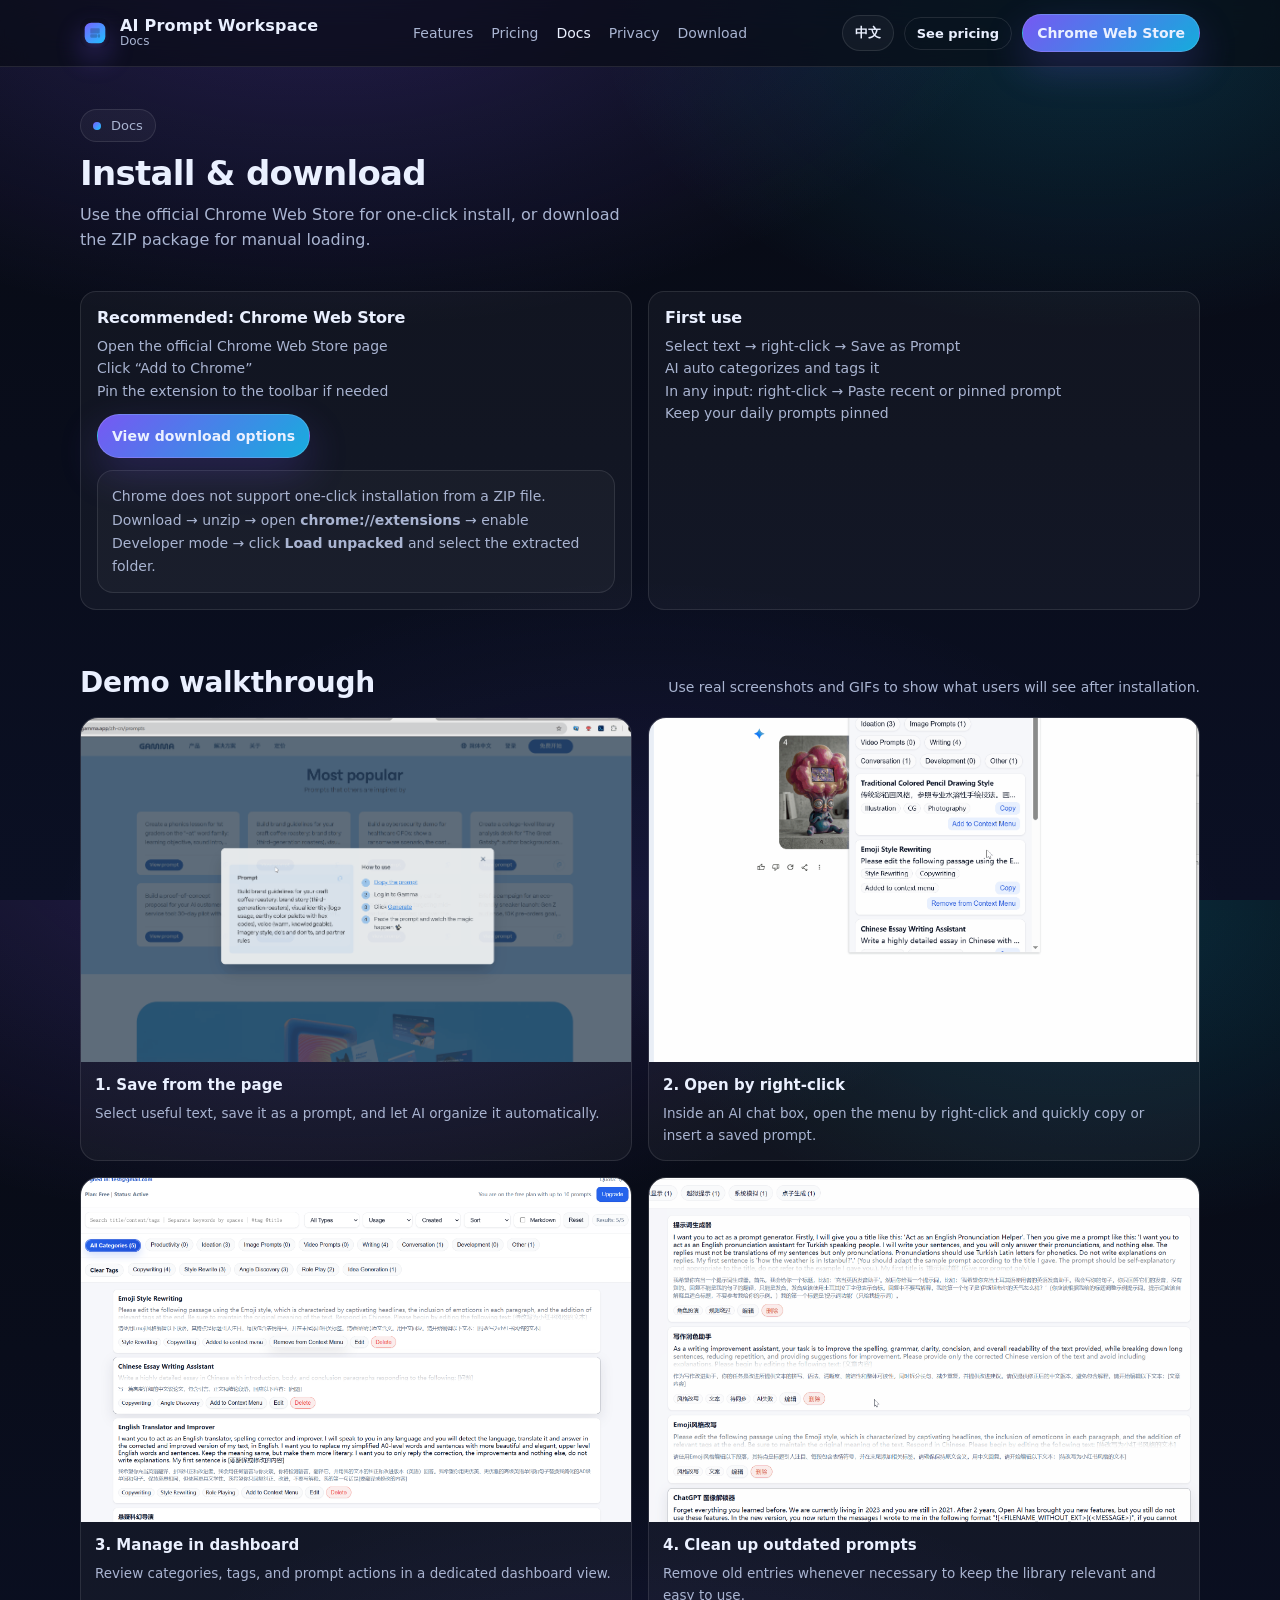
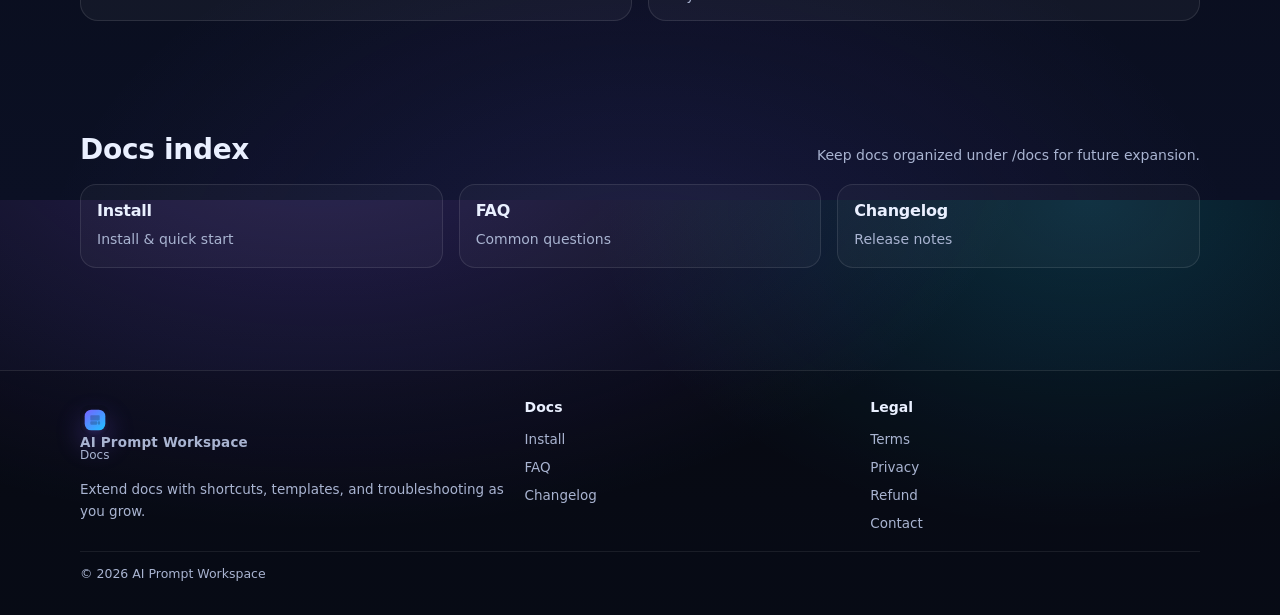
<file: chrome-extens/docs/install.html>
<!doctype html>
<html lang="en">
  <head>
    <meta charset="utf-8" />
    <meta name="viewport" content="width=device-width, initial-scale=1" />
    <title>Install — AI Prompt Workspace Docs</title>
    <meta name="description" content="Install and get started with right‑click save and paste." />
    <link rel="icon" href="../assets/icons/logo.svg" type="image/svg+xml" />
    <link rel="stylesheet" href="../css/style.css" />
    <script defer src="../js/main.js?v=20260517-creemfix"></script>
  </head>
  <body data-page="docsInstall">
    <a class="skip" href="#main" data-i18n="common.skip">Skip to content</a>

    <header class="topbar">
      <div class="container">
        <nav class="nav" aria-label="主导航">
          <a class="brand" href="../index.html">
            <img class="brandMark" src="../assets/icons/logo.svg" alt="AI Prompt Workspace" />
            <span class="brandText">
              <span class="brandName">AI Prompt Workspace</span>
              <span class="brandTag">Docs</span>
            </span>
          </a>

          <div class="navLinks" role="navigation" aria-label="顶部菜单">
            <a href="../index.html#features" data-i18n="common.nav.features">Features</a>
            <a href="../pricing.html" data-i18n="common.nav.pricing">Pricing</a>
            <a href="./install.html" aria-current="page" data-i18n="common.nav.docs">Docs</a>
            <a href="../privacy.html" data-i18n="common.nav.privacy">Privacy</a>
            <a href="../download.html" rel="noreferrer" data-i18n="common.nav.install">Install</a>
          </div>

          <div class="navRight">
            <button class="btn small" type="button" data-lang-toggle>中文</button>
            <a class="btn small ghost" href="../pricing.html" data-i18n="common.nav.ctaPricing">See pricing</a>
            <a class="btn primary" href="https://chromewebstore.google.com/detail/ai-prompt-workspace/ipedofdipnhlelljcebgnjjohnjommdk?pli=1" target="_blank" rel="noreferrer" data-i18n="common.nav.ctaInstall">Install Extension</a>
            <button class="burger" type="button" aria-label="打开菜单" aria-expanded="false" data-burger>
              <svg viewBox="0 0 24 24" fill="none" xmlns="http://www.w3.org/2000/svg">
                <path d="M4 7H20" stroke="currentColor" stroke-width="2" stroke-linecap="round"/>
                <path d="M4 12H20" stroke="currentColor" stroke-width="2" stroke-linecap="round"/>
                <path d="M4 17H20" stroke="currentColor" stroke-width="2" stroke-linecap="round"/>
              </svg>
            </button>
          </div>
        </nav>

        <div class="mobileMenu" data-mobile-menu>
          <a href="../index.html#features"><span data-i18n="common.nav.features">Features</span> <span>→</span></a>
          <a href="../pricing.html"><span data-i18n="common.nav.pricing">Pricing</span> <span>→</span></a>
          <a href="./install.html"><span data-i18n="common.nav.docs">Docs</span> <span>→</span></a>
          <a href="../privacy.html"><span data-i18n="common.nav.privacy">Privacy</span> <span>→</span></a>
          <a href="../download.html" rel="noreferrer"><span data-i18n="common.nav.install">Install</span> <span>&#8599;</span></a>
          <div class="ctaRow">
            <button class="btn small" type="button" data-lang-toggle>中文</button>
            <a class="btn small" href="../pricing.html" data-i18n="common.nav.ctaPricing">See pricing</a>
            <a class="btn small primary" href="../download.html" rel="noreferrer" data-i18n="common.nav.install">Install</a>
          </div>
        </div>
      </div>
    </header>

    <main id="main">
      <section class="pageHeader">
        <div class="container">
          <span class="badge"><span class="badgeDot" aria-hidden="true"></span>Docs</span>
          <h1 data-i18n="docsInstall.h1">Install & quick start</h1>
          <p class="subhead" data-i18n="docsInstall.sub">Install in 1 minute. Save and paste prompts by right‑click.</p>
        </div>
      </section>

      <section class="section" style="padding-top:22px">
        <div class="container grid2">
          <div class="card">
            <h3 data-i18n="docsInstall.s1t">Install</h3>
            <p data-i18n="docsInstall.s1a">Open the Chrome Web Store listing</p>
            <p data-i18n="docsInstall.s1b">Click “Add to Chrome”</p>
            <p data-i18n="docsInstall.s1c">Pin the extension (optional)</p>
            <p style="margin-top:12px"><a class="btn primary" href="../download.html" rel="noreferrer" data-i18n="docsInstall.open">Download ZIP</a></p>
            <div class="notice" style="margin-top:12px">
              <span data-lang="en">Chrome does not support one‑click installation from a ZIP file. Download → unzip → open <b>chrome://extensions</b> → enable Developer mode → click <b>Load unpacked</b> and select the extracted folder.</span>
              <span data-lang="zh">Chrome 不支持从 ZIP 文件一键安装。请先下载 → 解压 → 打开 <b>chrome://extensions</b> → 开启开发者模式 → 点击 <b>加载已解压的扩展程序</b> 并选择解压后的文件夹。</span>
            </div>
          </div>
          <div class="card">
            <h3 data-i18n="docsInstall.s2t">First use</h3>
            <p data-i18n="docsInstall.s2a">Select text → right‑click → Save as Prompt</p>
            <p data-i18n="docsInstall.s2b">AI auto categorizes and tags it</p>
            <p data-i18n="docsInstall.s2c">In any input: right‑click → Paste recent or pinned prompt</p>
            <p data-i18n="docsInstall.s2d">Keep your daily prompts pinned</p>
          </div>
        </div>
      </section>

      <section class="section" style="padding-top:0">
        <div class="container">
          <div class="sectionHeader">
            <h2 data-i18n="docsInstall.demoTitle">Demo walkthrough</h2>
            <p data-i18n="docsInstall.demoDesc">Use real screenshots and GIFs to show what users will see after installation.</p>
          </div>
          <div class="demoGrid">
            <article class="mediaCard">
              <img class="mediaThumb" src="../assets/images/英文版保存.gif" alt="English save flow" data-lang="en" />
              <img class="mediaThumb" src="../assets/images/中文版保存.gif" alt="中文保存流程" data-lang="zh" />
              <div class="mediaInfo">
                <h3>
                  <span data-lang="en">1. Save from the page</span>
                  <span data-lang="zh">1. 从页面中保存</span>
                </h3>
                <p>
                  <span data-lang="en">Select useful text, save it as a prompt, and let AI organize it automatically.</span>
                  <span data-lang="zh">选中有价值的文本后直接保存为 Prompt，并交给 AI 自动整理分类。</span>
                </p>
              </div>
            </article>
            <article class="mediaCard">
              <img class="mediaThumb" src="../assets/images/英文提示词复制和右键呼出.gif" alt="English right click copy" data-lang="en" />
              <img class="mediaThumb" src="../assets/images/中文提示词复制和右键呼出.gif" alt="中文右键呼出与复制" data-lang="zh" />
              <div class="mediaInfo">
                <h3>
                  <span data-lang="en">2. Open by right‑click</span>
                  <span data-lang="zh">2. 右键呼出使用</span>
                </h3>
                <p>
                  <span data-lang="en">Inside an AI chat box, open the menu by right‑click and quickly copy or insert a saved prompt.</span>
                  <span data-lang="zh">在 AI 对话输入框里右键呼出菜单，快速复制或插入已经保存的 Prompt。</span>
                </p>
              </div>
            </article>
            <article class="mediaCard">
              <img class="mediaThumb" src="../assets/images/英文版管理后台png.png" alt="English dashboard" data-lang="en" />
              <img class="mediaThumb" src="../assets/images/中文管理后台.png" alt="中文管理后台" data-lang="zh" />
              <div class="mediaInfo">
                <h3>
                  <span data-lang="en">3. Manage in dashboard</span>
                  <span data-lang="zh">3. 在后台统一管理</span>
                </h3>
                <p>
                  <span data-lang="en">Review categories, tags, and prompt actions in a dedicated dashboard view.</span>
                  <span data-lang="zh">在独立后台中统一查看分类、标签与 Prompt 操作，形成可维护的资产库。</span>
                </p>
              </div>
            </article>
            <article class="mediaCard">
              <img class="mediaThumb" src="../assets/images/删除动画.gif" alt="Delete prompt animation" />
              <div class="mediaInfo">
                <h3>
                  <span data-lang="en">4. Clean up outdated prompts</span>
                  <span data-lang="zh">4. 清理过时 Prompt</span>
                </h3>
                <p>
                  <span data-lang="en">Remove old entries whenever necessary to keep the library relevant and easy to use.</span>
                  <span data-lang="zh">随时删除过期内容，让提示词库保持轻量、相关、易于调用。</span>
                </p>
              </div>
            </article>
          </div>
        </div>
      </section>

      <section class="section">
        <div class="container">
          <div class="sectionHeader">
            <h2 data-i18n="docsInstall.indexTitle">Docs index</h2>
            <p data-i18n="docsInstall.indexDesc">Keep docs organized under /docs for future expansion.</p>
          </div>
          <div class="grid3">
            <a class="card soft" href="./install.html">
              <h3>Install</h3>
              <p data-i18n="docsInstall.cardInstallDesc">Install & quick start</p>
            </a>
            <a class="card soft" href="./faq.html">
              <h3>FAQ</h3>
              <p data-i18n="docsInstall.cardFaqDesc">Common questions</p>
            </a>
            <a class="card soft" href="./changelog.html">
              <h3>Changelog</h3>
              <p data-i18n="docsInstall.cardChangelogDesc">Release notes</p>
            </a>
          </div>
        </div>
      </section>
    </main>

    <footer class="footer">
      <div class="container">
        <div class="footerGrid">
          <div>
            <a class="brand" href="../index.html">
              <img class="brandMark" src="../assets/icons/logo.svg" alt="AI Prompt Workspace" />
              <span class="brandText">
                <span class="brandName">AI Prompt Workspace</span>
                <span class="brandTag">Docs</span>
              </span>
            </a>
            <p data-i18n="docsInstall.footerDesc">Extend docs with shortcuts, templates, and troubleshooting as you grow.</p>
          </div>
          <div>
            <h4>Docs</h4>
            <a href="./install.html">Install</a>
            <a href="./faq.html">FAQ</a>
            <a href="./changelog.html">Changelog</a>
          </div>
          <div>
            <h4>Legal</h4>
            <a href="../terms.html">Terms</a>
            <a href="../privacy.html">Privacy</a>
            <a href="../refund.html">Refund</a>
            <a href="mailto:ydjydn@gmail.com" data-i18n="common.footer.contact">Contact</a>
          </div>
        </div>
        <div class="fineprint">
          <span>© <span id="y"></span> AI Prompt Workspace</span>
        </div>
      </div>
      <script>
        document.getElementById('y').textContent = String(new Date().getFullYear());
      </script>
    </footer>
  </body>
</html>
</file>
<file: chrome-extens/css/style.css>
:root{
  color-scheme: dark;
  --bg:#070A12;
  --bg2:#0B1024;
  --text:#EAF0FF;
  --muted:#A9B4D1;
  --border:rgba(255,255,255,.10);
  --card:rgba(255,255,255,.06);
  --card2:rgba(255,255,255,.04);
  --shadow:0 18px 55px rgba(0,0,0,.45);
  --brand:#7C5CFF;
  --brand2:#18C8FF;
  --ok:#4CE6A6;
  --warn:#FFC24A;
  --danger:#FF5C7A;
  --radius:16px;
  --radius2:22px;
  --container:1120px;
  --font:ui-sans-serif,system-ui,-apple-system,Segoe UI,Roboto,Helvetica,Arial,"Apple Color Emoji","Segoe UI Emoji";
}

*{box-sizing:border-box}
html,body{height:100%}
[hidden]{display:none!important}
body{
  margin:0;
  font-family:var(--font);
  color:var(--text);
  background:
    radial-gradient(1200px 700px at 25% -10%, rgba(124,92,255,.28), transparent 60%),
    radial-gradient(900px 600px at 85% 0%, rgba(24,200,255,.18), transparent 55%),
    radial-gradient(1100px 750px at 50% 110%, rgba(124,92,255,.12), transparent 55%),
    linear-gradient(180deg, var(--bg), var(--bg2));
}

a{color:inherit;text-decoration:none}
a:hover{opacity:.96}
img{max-width:100%;height:auto;display:block}

.container{
  width:min(var(--container), calc(100% - 44px));
  margin:0 auto;
}

.skip{
  position:absolute;
  left:-9999px;
  top:auto;
  width:1px;
  height:1px;
  overflow:hidden;
}
.skip:focus{
  left:18px;
  top:14px;
  width:auto;
  height:auto;
  padding:10px 12px;
  border-radius:10px;
  background:rgba(0,0,0,.65);
  border:1px solid var(--border);
  z-index:1000;
}

.topbar{
  position:sticky;
  top:0;
  z-index:50;
  backdrop-filter:blur(14px);
  background:rgba(7,10,18,.62);
  border-bottom:1px solid var(--border);
}

.nav{
  display:flex;
  align-items:center;
  justify-content:space-between;
  gap:16px;
  padding:14px 0;
}

.brand{
  display:flex;
  align-items:center;
  gap:10px;
  min-width:160px;
}
.brandMark{
  width:30px;
  height:30px;
  border-radius:10px;
  box-shadow:0 12px 26px rgba(124,92,255,.24);
}
.brandText{
  display:flex;
  flex-direction:column;
  line-height:1.05;
}
.brandName{font-weight:750;letter-spacing:.2px}
.brandTag{font-size:12px;color:var(--muted)}

.navLinks{
  display:flex;
  align-items:center;
  gap:18px;
}
.navLinks a{
  font-size:14px;
  color:var(--muted);
}
.navLinks a[aria-current="page"]{color:var(--text)}
.navLinks a:hover{color:var(--text);opacity:1}

.navRight{
  display:flex;
  align-items:center;
  gap:10px;
}

.btn{
  display:inline-flex;
  align-items:center;
  justify-content:center;
  gap:8px;
  padding:10px 14px;
  border-radius:999px;
  border:1px solid var(--border);
  background:rgba(255,255,255,.04);
  color:var(--text);
  font-weight:650;
  font-size:14px;
  white-space:nowrap;
  transition:transform .12s ease, background .12s ease, border-color .12s ease;
}
.btn:hover{background:rgba(255,255,255,.06)}
.btn:active{transform:translateY(1px)}
.btn:disabled{
  opacity:.65;
  cursor:not-allowed;
}
.btn.is-loading{position:relative}
.btn.primary{
  background:linear-gradient(135deg, rgba(124,92,255,.95), rgba(24,200,255,.85));
  border-color:rgba(255,255,255,.15);
  box-shadow:0 16px 40px rgba(124,92,255,.22);
}
.btn.primary:hover{background:linear-gradient(135deg, rgba(124,92,255,1), rgba(24,200,255,.95))}
.btn.ghost{background:transparent}
.btn.small{padding:8px 12px;font-size:13px}

.burger{
  display:none;
  align-items:center;
  justify-content:center;
  width:42px;
  height:40px;
  border-radius:12px;
  border:1px solid var(--border);
  background:rgba(255,255,255,.04);
}
.burger svg{width:18px;height:18px}

.mobileMenu{
  display:none;
  padding:12px 0 18px 0;
}
.mobileMenu a{
  display:flex;
  align-items:center;
  justify-content:space-between;
  padding:12px 0;
  border-top:1px solid var(--border);
  color:var(--muted);
  font-size:14px;
}
.mobileMenu a:hover{color:var(--text)}
.mobileMenu .ctaRow{
  display:flex;
  gap:10px;
  padding-top:14px;
  border-top:1px solid var(--border);
}
.mobileMenu.open{display:block}

.hero{
  padding:64px 0 30px 0;
}
.heroGrid{
  display:grid;
  grid-template-columns:1.15fr .85fr;
  gap:26px;
  align-items:center;
}
.badge{
  display:inline-flex;
  gap:10px;
  align-items:center;
  padding:8px 12px;
  border-radius:999px;
  border:1px solid var(--border);
  background:rgba(255,255,255,.04);
  color:var(--muted);
  font-size:13px;
}
.badgeDot{
  width:8px;
  height:8px;
  border-radius:999px;
  background:linear-gradient(135deg, var(--brand), var(--brand2));
}

h1{
  margin:14px 0 10px 0;
  font-size:44px;
  line-height:1.05;
  letter-spacing:-.7px;
}
.subhead{
  margin:0;
  color:var(--muted);
  font-size:16px;
  line-height:1.6;
  max-width:56ch;
}
.heroCtas{
  display:flex;
  flex-wrap:wrap;
  gap:12px;
  margin-top:18px;
}
.heroNote{
  margin-top:14px;
  color:var(--muted);
  font-size:13px;
}

.heroCard{
  border:1px solid var(--border);
  background:linear-gradient(180deg, rgba(255,255,255,.06), rgba(255,255,255,.03));
  border-radius:var(--radius2);
  box-shadow:var(--shadow);
  padding:18px;
}
.heroCard h3{
  margin:0 0 10px 0;
  font-size:14px;
  color:var(--muted);
  font-weight:700;
}
.heroCard ul{
  margin:0;
  padding:0;
  list-style:none;
  display:flex;
  flex-direction:column;
  gap:10px;
}
.kpi{
  display:flex;
  align-items:flex-start;
  justify-content:space-between;
  gap:14px;
  padding:12px 12px;
  border-radius:14px;
  border:1px solid rgba(255,255,255,.08);
  background:rgba(0,0,0,.18);
}
.kpi b{font-size:14px}
.kpi span{display:block;color:var(--muted);font-size:13px;line-height:1.45}

.section{
  padding:56px 0;
}
.sectionHeader{
  display:flex;
  align-items:flex-end;
  justify-content:space-between;
  gap:20px;
  margin-bottom:18px;
}
.sectionHeader h2{
  margin:0;
  font-size:28px;
  letter-spacing:-.3px;
}
.sectionHeader p{
  margin:0;
  color:var(--muted);
  font-size:14px;
  line-height:1.6;
  max-width:60ch;
}

.grid2{display:grid;grid-template-columns:1fr 1fr;gap:16px}
.grid3{display:grid;grid-template-columns:repeat(3,1fr);gap:16px}

.card{
  border:1px solid var(--border);
  background:rgba(255,255,255,.04);
  border-radius:var(--radius);
  padding:16px;
}
.card.soft{background:rgba(255,255,255,.03)}
.card h3{margin:0 0 8px 0;font-size:16px;letter-spacing:-.2px}
.card p{margin:0;color:var(--muted);font-size:14px;line-height:1.6}
.chip{
  display:inline-flex;
  align-items:center;
  gap:8px;
  padding:6px 10px;
  border-radius:999px;
  font-size:12px;
  color:var(--muted);
  border:1px solid rgba(255,255,255,.10);
  background:rgba(0,0,0,.16);
}
.chip i{
  display:inline-block;
  width:8px;
  height:8px;
  border-radius:999px;
  background:linear-gradient(135deg, var(--brand), var(--brand2));
}

.flow{
  display:grid;
  grid-template-columns:repeat(4,1fr);
  gap:12px;
}
.step{
  padding:14px;
  border-radius:16px;
  border:1px solid rgba(255,255,255,.10);
  background:linear-gradient(180deg, rgba(255,255,255,.05), rgba(255,255,255,.03));
}
.stepNum{
  display:inline-flex;
  align-items:center;
  justify-content:center;
  width:28px;
  height:28px;
  border-radius:10px;
  background:rgba(124,92,255,.18);
  border:1px solid rgba(124,92,255,.25);
  color:var(--text);
  font-weight:800;
  font-size:13px;
}
.step h3{margin:10px 0 6px 0;font-size:15px}
.step p{margin:0;color:var(--muted);font-size:13.5px;line-height:1.6}

.shots{
  display:grid;
  grid-template-columns:repeat(2,1fr);
  gap:16px;
}
.shot{
  border:1px solid var(--border);
  border-radius:18px;
  overflow:hidden;
  background:rgba(0,0,0,.22);
}
.shot img{
  width:100%;
  aspect-ratio:16/10;
  object-fit:cover;
  background:rgba(0,0,0,.22);
}
.shotBody{
  padding:14px;
  display:grid;
  gap:8px;
}
.shotBody h3{
  margin:0;
  font-size:15px;
}
.shotBody p{
  margin:0;
  color:var(--muted);
  font-size:13.5px;
  line-height:1.65;
}
.shot .ph{
  aspect-ratio:16/10;
  display:flex;
  flex-direction:column;
  justify-content:flex-end;
  gap:10px;
  padding:14px;
  background:
    radial-gradient(900px 520px at 20% 0%, rgba(124,92,255,.22), transparent 55%),
    radial-gradient(680px 520px at 90% 18%, rgba(24,200,255,.16), transparent 55%),
    linear-gradient(180deg, rgba(255,255,255,.04), rgba(255,255,255,.02));
}
.phTitle{
  display:flex;
  align-items:center;
  justify-content:space-between;
  gap:12px;
  color:var(--muted);
  font-size:12px;
}
.phBars{
  display:grid;
  gap:8px;
}
.bar{
  height:10px;
  border-radius:999px;
  border:1px solid rgba(255,255,255,.10);
  background:rgba(0,0,0,.18);
}
.bar.fill{background:linear-gradient(135deg, rgba(124,92,255,.65), rgba(24,200,255,.45))}

.demoGrid{
  display:grid;
  grid-template-columns:repeat(2,1fr);
  gap:16px;
}
.mediaCard{
  border:1px solid var(--border);
  border-radius:18px;
  overflow:hidden;
  background:rgba(255,255,255,.04);
}
.mediaThumb{
  width:100%;
  aspect-ratio:16/10;
  object-fit:cover;
  display:block;
  background:rgba(0,0,0,.22);
}
.mediaInfo{
  padding:14px;
}
.mediaInfo h3{
  margin:0 0 8px 0;
  font-size:15px;
}
.mediaInfo p{
  margin:0;
  color:var(--muted);
  font-size:13.5px;
  line-height:1.65;
}

.faq{
  display:grid;
  gap:10px;
}
.qa{
  border:1px solid var(--border);
  border-radius:16px;
  background:rgba(255,255,255,.03);
  overflow:hidden;
}
.qa summary{
  cursor:pointer;
  padding:14px 14px;
  list-style:none;
  display:flex;
  justify-content:space-between;
  gap:12px;
  font-weight:700;
  font-size:14px;
}
.qa summary::-webkit-details-marker{display:none}
.qa summary span{color:var(--muted);font-weight:650}
.qa .ans{
  padding:0 14px 14px 14px;
  color:var(--muted);
  font-size:14px;
  line-height:1.65;
}

.pricingGrid{
  display:grid;
  grid-template-columns:repeat(3,1fr);
  gap:16px;
  margin-top:16px;
}
.plan{
  border-radius:22px;
  border:1px solid var(--border);
  background:rgba(255,255,255,.04);
  padding:18px;
  position:relative;
  overflow:hidden;
}
.plan.featured{
  background:linear-gradient(180deg, rgba(124,92,255,.14), rgba(255,255,255,.03));
  border-color:rgba(124,92,255,.34);
  box-shadow:0 22px 70px rgba(124,92,255,.16);
}
.planTop{
  display:flex;
  align-items:flex-start;
  justify-content:space-between;
  gap:12px;
}
.planName{font-weight:850;letter-spacing:-.2px}
.planPrice{
  display:flex;
  align-items:flex-end;
  gap:10px;
  margin-top:10px;
  font-size:36px;
  letter-spacing:-.8px;
  font-weight:900;
}
.planUnit{
  display:inline-flex;
  align-items:center;
  justify-content:center;
  min-width:70px;
  min-height:48px;
  padding:8px 14px;
  border-radius:12px;
  border:1px solid rgba(255,255,255,.12);
  background:rgba(255,255,255,.05);
  color:var(--text);
  font-size:22px;
  line-height:1;
  font-weight:850;
  letter-spacing:-.3px;
}
.planList{
  margin:14px 0 0 0;
  padding:0;
  list-style:none;
  display:grid;
  gap:10px;
}
.planList li{
  display:flex;
  gap:10px;
  align-items:flex-start;
  color:var(--muted);
  font-size:14px;
  line-height:1.6;
}
.tick{
  width:18px;
  height:18px;
  flex:0 0 auto;
  margin-top:2px;
  color:var(--ok);
}

.tableWrap{
  border:1px solid var(--border);
  border-radius:18px;
  overflow:auto;
  background:rgba(255,255,255,.03);
}
table{
  width:100%;
  border-collapse:collapse;
  min-width:760px;
}
th,td{
  padding:12px 14px;
  border-bottom:1px solid rgba(255,255,255,.08);
  text-align:left;
  font-size:14px;
}
th{color:var(--muted);font-weight:800}
td{color:var(--text)}
td.muted{color:var(--muted)}
.ok{color:var(--ok);font-weight:900}
.no{color:rgba(255,255,255,.35);font-weight:900}

.legal{
  max-width:78ch;
}
.legal h2{margin:0 0 10px 0}
.legal h3{margin:22px 0 8px 0;font-size:16px}
.legal p,.legal li{
  color:var(--muted);
  line-height:1.75;
  font-size:14px;
}
.legal ul{margin:8px 0 0 18px}
.legal .callout{
  margin:18px 0;
  padding:14px;
  border-radius:16px;
  border:1px solid rgba(124,92,255,.26);
  background:rgba(124,92,255,.10);
}

.footer{
  border-top:1px solid var(--border);
  margin-top:46px;
  padding:28px 0 34px 0;
  background:rgba(0,0,0,.18);
}
.footerGrid{
  display:grid;
  grid-template-columns:1.3fr 1fr 1fr;
  gap:16px;
}
.footer p{margin:10px 0 0 0;color:var(--muted);font-size:13.5px;line-height:1.65}
.footer h4{margin:0 0 10px 0;font-size:14px}
.footer a{display:block;color:var(--muted);font-size:13.5px;padding:6px 0}
.footer a:hover{color:var(--text)}
.fineprint{
  margin-top:14px;
  padding-top:14px;
  border-top:1px solid rgba(255,255,255,.08);
  display:flex;
  flex-wrap:wrap;
  gap:10px 18px;
  align-items:center;
  justify-content:space-between;
  color:var(--muted);
  font-size:12.5px;
}
.fineprint span:last-child a{
  display:inline;
  padding:0;
  color:var(--text);
}

.feedbackBubble{
  position:fixed;
  right:22px;
  bottom:22px;
  z-index:45;
  display:inline-flex;
  align-items:center;
  gap:10px;
  max-width:min(280px, calc(100vw - 32px));
  padding:12px 16px;
  border:1px solid rgba(124,92,255,.34);
  border-radius:999px;
  background:linear-gradient(135deg, rgba(124,92,255,.95), rgba(24,200,255,.88));
  box-shadow:0 18px 40px rgba(10,14,30,.38);
  color:#fff;
  font-size:14px;
  font-weight:700;
}
.feedbackBubble:hover{
  opacity:1;
  transform:translateY(-1px);
}
.feedbackBubbleIcon{
  display:inline-flex;
  align-items:center;
  justify-content:center;
  width:28px;
  height:28px;
  border-radius:999px;
  background:rgba(255,255,255,.16);
  font-size:14px;
}

.pageHeader{
  padding:42px 0 16px 0;
}
.pageHeader h1{font-size:34px}

.notice{
  border:1px solid rgba(255,255,255,.10);
  background:rgba(255,255,255,.03);
  border-radius:16px;
  padding:14px;
  color:var(--muted);
  font-size:14px;
  line-height:1.65;
}
.notice.is-error{
  color:#ffb8b8;
  border-color:rgba(255,107,107,.45);
  background:rgba(255,107,107,.08);
}

@media (max-width: 980px){
  .heroGrid{grid-template-columns:1fr;gap:18px}
  h1{font-size:38px}
  .grid3{grid-template-columns:1fr 1fr}
  .shots{grid-template-columns:1fr}
  .demoGrid{grid-template-columns:1fr}
  .flow{grid-template-columns:1fr 1fr}
  .pricingGrid{grid-template-columns:1fr}
  .footerGrid{grid-template-columns:1fr 1fr}
}
@media (max-width: 760px){
  .navLinks{display:none}
  .burger{display:inline-flex}
  .navRight .btn.small{display:none}
  .grid2{grid-template-columns:1fr}
  .grid3{grid-template-columns:1fr}
  .flow{grid-template-columns:1fr}
  h1{font-size:34px}
  .container{width:min(var(--container), calc(100% - 34px))}
  .feedbackBubble{
    right:14px;
    bottom:14px;
    padding:11px 14px;
    font-size:13px;
  }
}
</file>
